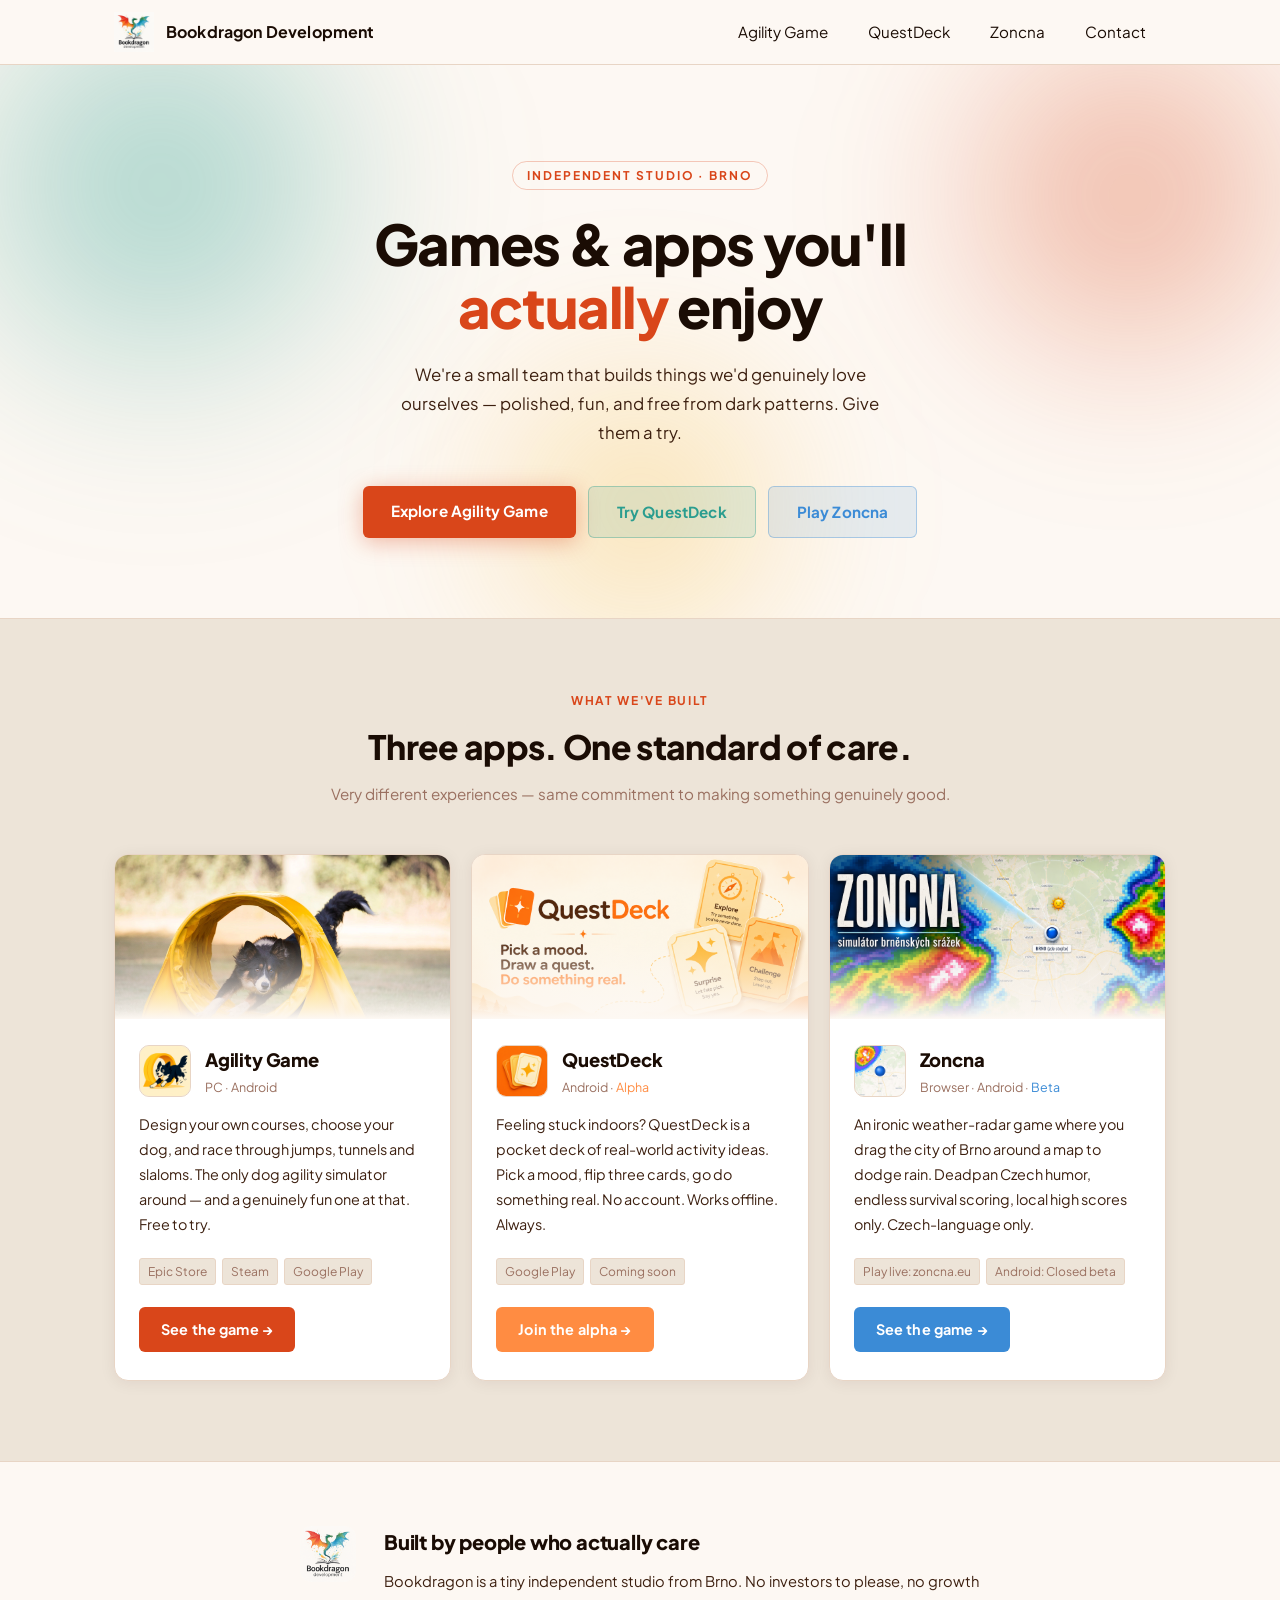
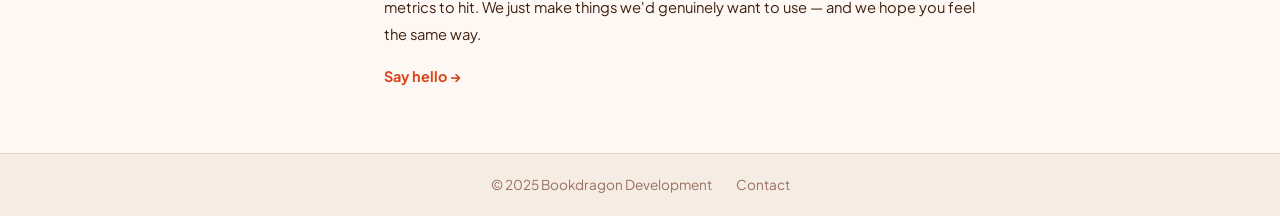
<file: index.html>
<!DOCTYPE html>
<html lang="en">
<head>
  <meta charset="UTF-8" />
  <meta name="viewport" content="width=device-width, initial-scale=1.0" />

  <title>Bookdragon Development – Games &amp; Apps</title>
  <meta name="description" content="Bookdragon Development makes games and apps worth your time. Creators of Agility Game, QuestDeck and Zoncna." />
  <link rel="canonical" href="https://www.bookdragondev.com/" />

  <!-- Open Graph -->
  <meta property="og:type" content="website" />
  <meta property="og:url" content="https://www.bookdragondev.com/" />
  <meta property="og:title" content="Bookdragon Development – Games &amp; Apps" />
  <meta property="og:description" content="Bookdragon Development makes games and apps worth your time. Creators of Agility Game, QuestDeck and Zoncna." />
  <meta property="og:image" content="https://www.bookdragondev.com/images/logo.png" />
  <meta property="og:site_name" content="Bookdragon Development" />

  <!-- Twitter Card -->
  <meta name="twitter:card" content="summary" />
  <meta name="twitter:title" content="Bookdragon Development – Games &amp; Apps" />
  <meta name="twitter:description" content="Bookdragon Development makes games and apps worth your time. Creators of Agility Game, QuestDeck and Zoncna." />
  <meta name="twitter:image" content="https://www.bookdragondev.com/images/logo.png" />

  <!-- Schema.org -->
  <script type="application/ld+json">
  {
    "@context": "https://schema.org",
    "@type": "Organization",
    "name": "Bookdragon Development",
    "url": "https://www.bookdragondev.com/",
    "logo": "https://www.bookdragondev.com/images/logo.png",
    "email": "bookdragondev@gmail.com",
    "description": "Independent game and app studio based in Brno, Czech Republic. Creators of Agility Game, QuestDeck and Zoncna.",
    "sameAs": [
      "https://discord.gg/q5Y3dUAh",
      "https://www.facebook.com/profile.php?id=61579388319095"
    ]
  }
  </script>

  <link rel="icon" href="images/logo.png" type="image/png" />
  <link rel="stylesheet" href="style.css" />
</head>
<body class="home">

<header>
  <div class="nav-inner">
    <a href="index.html" class="logo">
      <img src="images/logo.png" alt="Bookdragon Development logo" width="40" height="40" />
      Bookdragon Development
    </a>
    <nav>
      <ul id="nav-menu">
        <li><a href="agility-game.html">Agility Game</a></li>
        <li><a href="questdeck.html">QuestDeck</a></li>
        <li><a href="zoncna.html">Zoncna</a></li>
        <li><a href="contact.html">Contact</a></li>
      </ul>
    </nav>
    <button class="hamburger" id="hamburger" aria-label="Menu" aria-expanded="false">
      <span></span><span></span><span></span>
    </button>
  </div>
</header>

<!-- HERO -->
<section class="home-hero-v2">
  <div class="home-hero-v2__glow" aria-hidden="true"></div>
  <div class="home-hero-v2__float" aria-hidden="true">
    <span class="home-blob home-blob--teal"></span>
    <span class="home-blob home-blob--red"></span>
    <span class="home-blob home-blob--gold"></span>
  </div>
  <div class="home-hero-v2__inner">
    <p class="home-hero-v2__eyebrow">Independent studio · Brno</p>
    <h1 class="home-hero-v2__title">Games &amp; apps you'll<br><em>actually</em> enjoy</h1>
    <p class="home-hero-v2__sub">We're a small team that builds things we'd genuinely love ourselves — polished, fun, and free from dark patterns. Give them a try.</p>
    <div class="home-hero-v2__ctas">
      <a class="h-cta h-cta--game" href="agility-game.html">Explore Agility Game</a>
      <a class="h-cta h-cta--deck" href="questdeck.html">Try QuestDeck</a>
      <a class="h-cta h-cta--zn" href="zoncna.html">Play Zoncna</a>
    </div>
  </div>
</section>

<!-- PRODUCTS -->
<section class="sc-cd home-products" aria-label="Our apps">
  <div class="container">
    <p class="home-sec-label">What we've built</p>
    <h2 class="home-sec-title">Three apps. One standard of care.</h2>
    <p class="home-sec-sub">Very different experiences — same commitment to making something genuinely good.</p>
  </div>

  <div class="home-product-grid">

    <article class="hpcard">
      <div class="hpcard__shot">
        <img src="images/realworld.webp" alt="Agility Game — dog racing through an agility course" loading="lazy" />
        <div class="hpcard__shot-overlay"></div>
      </div>
      <div class="hpcard__body">
        <div class="hpcard__header">
          <img class="hpcard__icon" src="images/AgilityGame-icon.png" alt="Agility Game icon" width="52" height="52" />
          <div>
            <div class="hpcard__title">Agility Game</div>
            <div class="hpcard__platform">PC &middot; Android</div>
          </div>
        </div>
        <p class="hpcard__desc">Design your own courses, choose your dog, and race through jumps, tunnels and slaloms. The only dog agility simulator around — and a genuinely fun one at that. Free to try.</p>
        <div class="hpcard__stores">
          <a class="badge badge--link" href="https://store.epicgames.com/cs/p/agility-dash-27bafe" target="_blank" rel="noopener">Epic Store</a>
          <a class="badge badge--link" href="https://store.steampowered.com/app/4007090/Agility_Game/" target="_blank" rel="noopener">Steam</a>
          <a class="badge badge--link" href="https://play.google.com/store/apps/details?id=com.BookdragonDev.AgilityGame" target="_blank" rel="noopener">Google Play</a>
        </div>
        <a class="hpcard__cta hpcard__cta--ag" href="agility-game.html">See the game &rarr;</a>
      </div>
    </article>

    <article class="hpcard">
      <div class="hpcard__shot">
        <img src="images/questdeck-FeaturedGraphic.png" alt="QuestDeck — real-world activity cards" loading="lazy" />
        <div class="hpcard__shot-overlay"></div>
      </div>
      <div class="hpcard__body">
        <div class="hpcard__header">
          <img class="hpcard__icon" src="images/questdeck-icon.png" alt="QuestDeck icon" width="52" height="52" />
          <div>
            <div class="hpcard__title">QuestDeck</div>
            <div class="hpcard__platform">Android &middot; <span style="color:var(--accent-qd)">Alpha</span></div>
          </div>
        </div>
        <p class="hpcard__desc">Feeling stuck indoors? QuestDeck is a pocket deck of real-world activity ideas. Pick a mood, flip three cards, go do something real. No account. Works offline. Always.</p>
        <div class="hpcard__stores">
          <span class="badge">Google Play</span>
          <span class="badge badge--alpha">Coming soon</span>
        </div>
        <a class="hpcard__cta hpcard__cta--qd" href="questdeck.html">Join the alpha &rarr;</a>
      </div>
    </article>

    <article class="hpcard">
      <div class="hpcard__shot hpcard__shot--fit">
        <img src="images/zoncna-FeaturedGraphic.png" alt="Zoncna — radar map of Brno with rain clouds closing in" loading="lazy" />
        <div class="hpcard__shot-overlay"></div>
      </div>
      <div class="hpcard__body">
        <div class="hpcard__header">
          <img class="hpcard__icon" src="images/zoncna-icon.png" alt="Zoncna icon" width="52" height="52" />
          <div>
            <div class="hpcard__title">Zoncna</div>
            <div class="hpcard__platform">Browser &middot; Android &middot; <span style="color:var(--accent-zn)">Beta</span></div>
          </div>
        </div>
        <p class="hpcard__desc">An ironic weather-radar game where you drag the city of Brno around a map to dodge rain. Deadpan Czech humor, endless survival scoring, local high scores only. Czech-language only.</p>
        <div class="hpcard__stores">
          <a class="badge badge--link" href="https://www.zoncna.eu/" target="_blank" rel="noopener">Play live: zoncna.eu</a>
          <a class="badge badge--link" href="https://forms.gle/8CmkTbt7TWKeRiad7" target="_blank" rel="noopener">Android: Closed beta</a>
        </div>
        <a class="hpcard__cta hpcard__cta--zn" href="zoncna.html">See the game &rarr;</a>
      </div>
    </article>

  </div>
</section>

<!-- STUDIO NOTE -->
<section class="sc-d home-studio">
  <div class="home-studio__inner">
    <img class="home-studio__logo" src="images/logo.png" alt="Bookdragon logo" width="56" height="56" />
    <div>
      <h2 class="home-studio__title">Built by people who actually care</h2>
      <p class="home-studio__text">Bookdragon is a tiny independent studio from Brno. No investors to please, no growth metrics to hit. We just make things we'd genuinely want to use — and we hope you feel the same way.</p>
      <a class="home-studio__link" href="contact.html">Say hello &rarr;</a>
    </div>
  </div>
</section>

<footer>
  <span>&copy;&nbsp;2025&nbsp;Bookdragon Development</span>
  <a href="contact.html">Contact</a>
</footer>

<script>
  const hamburger = document.getElementById('hamburger');
  const menu = document.getElementById('nav-menu');
  hamburger.addEventListener('click', () => {
    const open = menu.classList.toggle('open');
    hamburger.setAttribute('aria-expanded', String(open));
  });
  menu.querySelectorAll('a').forEach(a =>
    a.addEventListener('click', () => menu.classList.remove('open'))
  );
</script>
</body>
</html>
</file>
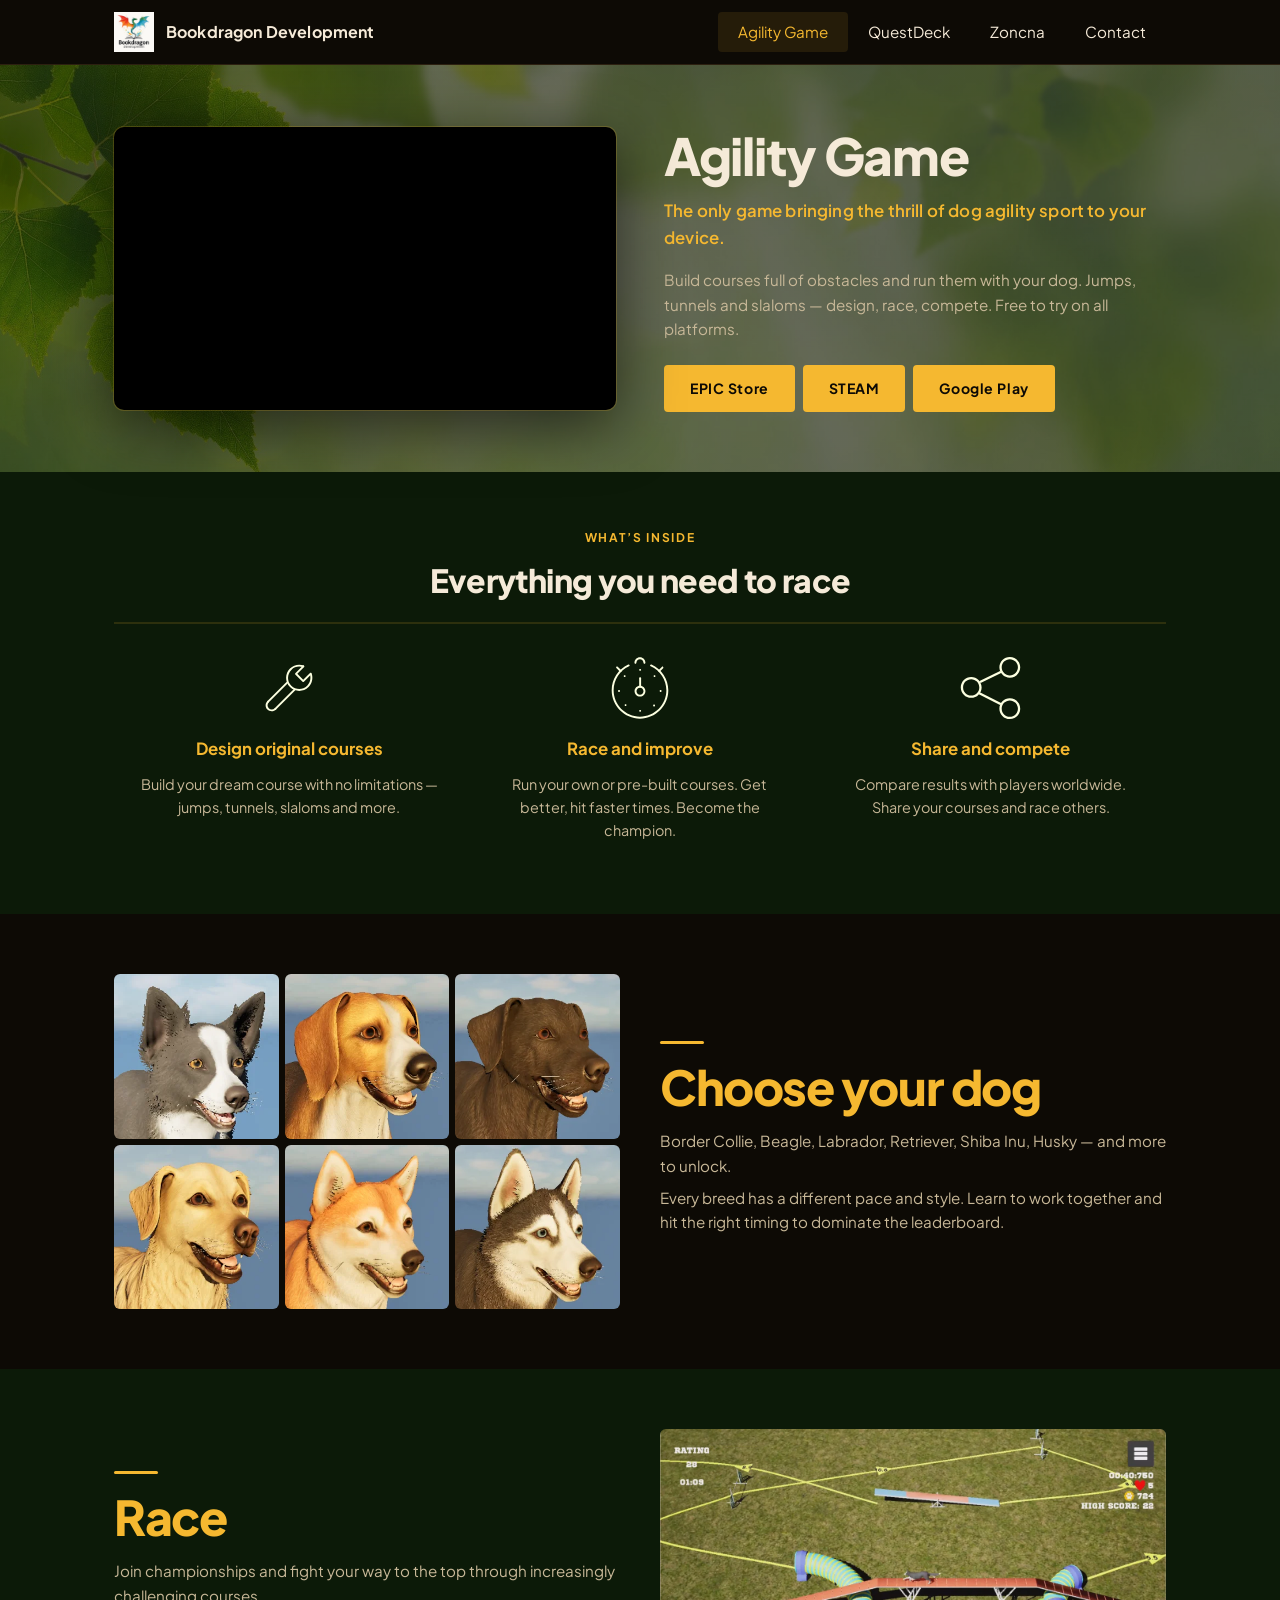
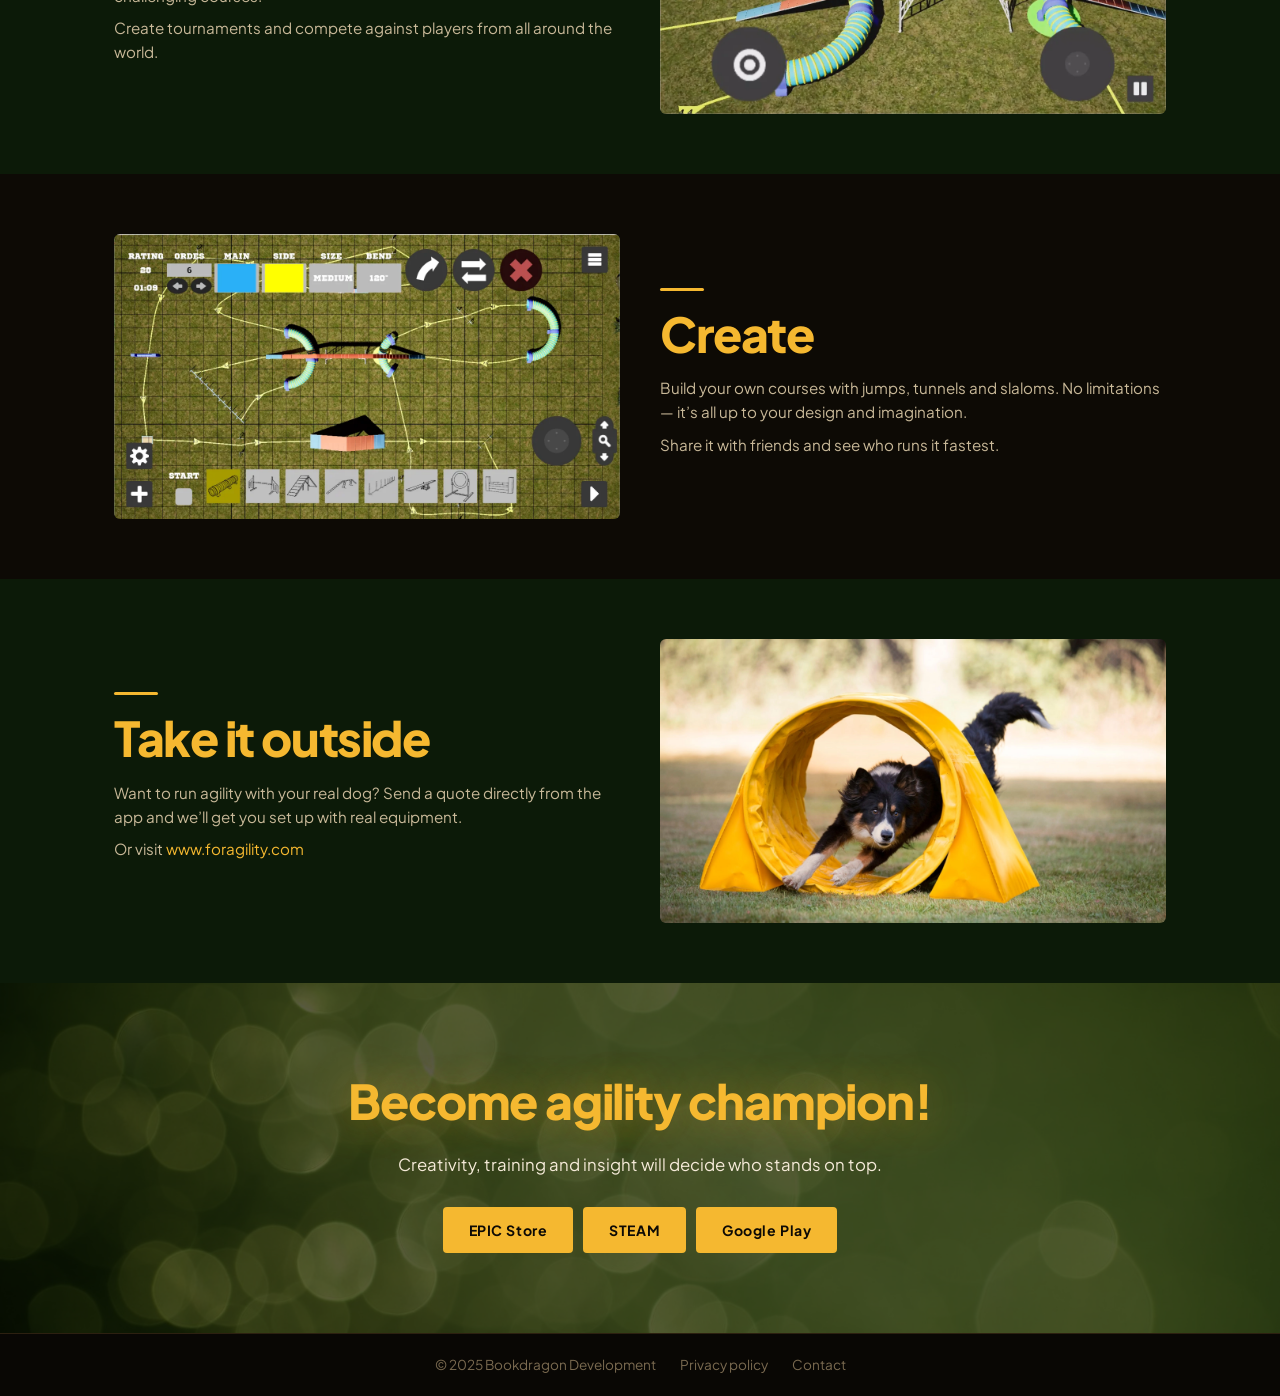
<file: agility-game.html>
<!DOCTYPE html>
<html lang="en">
<head>
  <meta charset="UTF-8" />
  <meta name="viewport" content="width=device-width, initial-scale=1.0" />

  <title>Agility Game – Dog Agility Sport Game | Bookdragon Development</title>
  <meta name="description" content="Build original courses, race your dog through jumps, tunnels and slaloms, and compete with players worldwide. Available on Epic Store, Steam and Google Play." />
  <meta name="keywords" content="agility game, dog agility, agility sport game, dog game, epic store, steam, google play" />
  <link rel="canonical" href="https://www.bookdragondev.com/agility-game.html" />

  <!-- Open Graph -->
  <meta property="og:type" content="website" />
  <meta property="og:url" content="https://www.bookdragondev.com/agility-game.html" />
  <meta property="og:title" content="Agility Game – Dog Agility Sport Game" />
  <meta property="og:description" content="The only game bringing thrill and excitement of the dog agility sport to your device." />
  <meta property="og:image" content="https://www.bookdragondev.com/images/race.webp" />
  <meta property="og:site_name" content="Bookdragon Development" />

  <!-- Twitter Card -->
  <meta name="twitter:card" content="summary_large_image" />
  <meta name="twitter:title" content="Agility Game – Dog Agility Sport Game" />
  <meta name="twitter:description" content="The only game bringing thrill and excitement of the dog agility sport to your device." />
  <meta name="twitter:image" content="https://www.bookdragondev.com/images/race.webp" />

  <!-- Schema.org -->
  <script type="application/ld+json">
  {
    "@context": "https://schema.org",
    "@type": "VideoGame",
    "name": "Agility Game",
    "description": "The only game bringing thrill and excitement of the dog agility sport to your device.",
    "url": "https://www.bookdragondev.com/agility-game.html",
    "image": "https://www.bookdragondev.com/images/race.webp",
    "gamePlatform": ["PC", "Android"],
    "applicationCategory": "Game",
    "genre": "Sports",
    "publisher": {
      "@type": "Organization",
      "name": "Bookdragon Development",
      "email": "bookdragondev@gmail.com",
      "url": "https://www.bookdragondev.com/",
      "logo": "https://www.bookdragondev.com/images/logo.png"
    },
    "offers": [
      { "@type": "Offer", "name": "Epic Store", "url": "https://store.epicgames.com/cs/p/agility-dash-27bafe", "price": "0", "priceCurrency": "USD" },
      { "@type": "Offer", "name": "Steam", "url": "https://store.steampowered.com/app/4007090/Agility_Game/" },
      { "@type": "Offer", "name": "Google Play", "url": "https://play.google.com/store/apps/details?id=com.BookdragonDev.AgilityGame" }
    ]
  }
  </script>

  <link rel="icon" href="images/logo.png" type="image/png" />
  <link rel="stylesheet" href="style.css" />
</head>
<body class="ag-page">

<header>
  <div class="nav-inner">
    <a href="index.html" class="logo">
      <img src="images/logo.png" alt="Bookdragon Development logo" width="40" height="40" />
      Bookdragon Development
    </a>
    <nav>
      <ul id="nav-menu">
        <li><a href="agility-game.html" class="active">Agility Game</a></li>
        <li><a href="questdeck.html">QuestDeck</a></li>
        <li><a href="zoncna.html">Zoncna</a></li>
        <li><a href="contact.html">Contact</a></li>
      </ul>
    </nav>
    <button class="hamburger" id="hamburger" aria-label="Menu" aria-expanded="false">
      <span></span><span></span><span></span>
    </button>
  </div>
</header>

<!-- HERO -->
<section class="hero sc-d">
  <img class="hero-bg" src="images/hero-bg.jpg" alt="" fetchpriority="high" width="1920" height="894" />
  <div class="hero-inner">
    <div class="hero-video">
      <iframe src="https://www.youtube-nocookie.com/embed/ZtIcwg0SmYo?wmode=opaque"
              allowfullscreen title="Agility Game – official trailer"
              allow="accelerometer; autoplay; clipboard-write; encrypted-media; gyroscope; picture-in-picture"></iframe>
    </div>
    <div class="hero-text">
      <h1>Agility Game</h1>
      <h2>The only game bringing the thrill of dog agility sport to your device.</h2>
      <p>Build courses full of obstacles and run them with your dog. Jumps, tunnels and slaloms — design, race, compete. Free to try on all platforms.</p>
      <div class="store-buttons">
        <a class="btn-store" href="https://store.epicgames.com/cs/p/agility-dash-27bafe" target="_blank" rel="noopener">EPIC Store</a>
        <a class="btn-store" href="https://store.steampowered.com/app/4007090/Agility_Game/" target="_blank" rel="noopener">STEAM</a>
        <a class="btn-store" href="https://play.google.com/store/apps/details?id=com.BookdragonDev.AgilityGame" target="_blank" rel="noopener">Google Play</a>
      </div>
    </div>
  </div>
</section>

<!-- FEATURES -->
<section class="sc-cd ag-features" aria-label="Game features">
  <div class="ag-sec-header">
    <p class="ag-sec-label">What&rsquo;s inside</p>
    <h2 class="ag-sec-title">Everything you need to race</h2>
  </div>
  <div class="features-grid">
    <div class="feature-item">
      <img class="feat-icon" src="images/icon-design.svg" alt="" width="64" height="64" />
      <h3>Design original courses</h3>
      <p>Build your dream course with no limitations — jumps, tunnels, slaloms and more.</p>
    </div>
    <div class="feature-item">
      <img class="feat-icon" src="images/icon-race.svg" alt="" width="64" height="64" />
      <h3>Race and improve</h3>
      <p>Run your own or pre-built courses. Get better, hit faster times. Become the champion.</p>
    </div>
    <div class="feature-item">
      <img class="feat-icon" src="images/icon-share.svg" alt="" width="64" height="64" />
      <h3>Share and compete</h3>
      <p>Compare results with players worldwide. Share your courses and race others.</p>
    </div>
  </div>
</section>

<!-- DOGS -->
<section class="sc-d">
  <div class="row">
    <div class="dogs-grid">
      <img src="images/dog-collie.webp"    alt="Border Collie"    loading="lazy" width="300" height="300" />
      <img src="images/dog-beagle.webp"    alt="Beagle"           loading="lazy" width="300" height="300" />
      <img src="images/dog-labrador.webp"  alt="Labrador"         loading="lazy" width="300" height="300" />
      <img src="images/dog-retriever.webp" alt="Golden Retriever" loading="lazy" width="300" height="300" />
      <img src="images/dog-shiba.webp"     alt="Shiba Inu"        loading="lazy" width="300" height="300" />
      <img src="images/dog-husky.webp"     alt="Husky"            loading="lazy" width="300" height="300" />
    </div>
    <div class="row-text">
      <h2>Choose your dog</h2>
      <p class="sub">Border Collie, Beagle, Labrador, Retriever, Shiba Inu, Husky — and more to unlock.</p>
      <p class="sub">Every breed has a different pace and style. Learn to work together and hit the right timing to dominate the leaderboard.</p>
    </div>
  </div>
</section>

<!-- RACE -->
<section class="sc-cd">
  <div class="row">
    <div class="row-text">
      <h2>Race</h2>
      <p class="sub">Join championships and fight your way to the top through increasingly challenging courses.</p>
      <p class="sub">Create tournaments and compete against players from all around the world.</p>
    </div>
    <div class="row-img">
      <img src="images/race.webp" alt="Championship race gameplay" width="1280" height="720" loading="lazy" />
    </div>
  </div>
</section>

<!-- CREATE -->
<section class="sc-d">
  <div class="row reverse">
    <div class="row-img">
      <img src="images/editor.webp" alt="Course editor" width="1280" height="720" loading="lazy" />
    </div>
    <div class="row-text">
      <h2>Create</h2>
      <p class="sub">Build your own courses with jumps, tunnels and slaloms. No limitations — it&rsquo;s all up to your design and imagination.</p>
      <p class="sub">Share it with friends and see who runs it fastest.</p>
    </div>
  </div>
</section>

<!-- REAL WORLD -->
<section class="sc-cd">
  <div class="row">
    <div class="row-text">
      <h2>Take it outside</h2>
      <p class="sub">Want to run agility with your real dog? Send a quote directly from the app and we&rsquo;ll get you set up with real equipment.</p>
      <p class="sub">Or visit&nbsp;<a class="link" href="https://www.foragility.com/?lang=en&currency=EUR" target="_blank" rel="noopener">www.foragility.com</a></p>
    </div>
    <div class="row-img">
      <img src="images/realworld.webp" alt="Real dog running agility course" width="1280" height="720" loading="lazy" />
    </div>
  </div>
</section>

<!-- CTA -->
<section class="cta-section">
  <img class="cta-bg" src="images/cta-bg.jpg" alt="" loading="lazy" width="1920" height="1280" />
  <div class="cta-content">
    <h2>Become agility champion!</h2>
    <p>Creativity, training and insight will decide who stands on top.</p>
    <div class="cta-store-buttons">
      <a class="btn-store" href="https://store.epicgames.com/cs/p/agility-dash-27bafe" target="_blank" rel="noopener">EPIC Store</a>
      <a class="btn-store" href="https://store.steampowered.com/app/4007090/Agility_Game/" target="_blank" rel="noopener">STEAM</a>
      <a class="btn-store" href="https://play.google.com/store/apps/details?id=com.BookdragonDev.AgilityGame" target="_blank" rel="noopener">Google Play</a>
    </div>
  </div>
</section>

<footer>
  <span>&copy;&nbsp;2025&nbsp;Bookdragon Development</span>
  <a href="privacy-policy.html">Privacy policy</a>
  <a href="contact.html">Contact</a>
</footer>

<script>
  const hamburger = document.getElementById('hamburger');
  const menu = document.getElementById('nav-menu');
  hamburger.addEventListener('click', () => {
    const open = menu.classList.toggle('open');
    hamburger.setAttribute('aria-expanded', String(open));
  });
  menu.querySelectorAll('a').forEach(a =>
    a.addEventListener('click', () => menu.classList.remove('open'))
  );
</script>
</body>
</html>
</file>
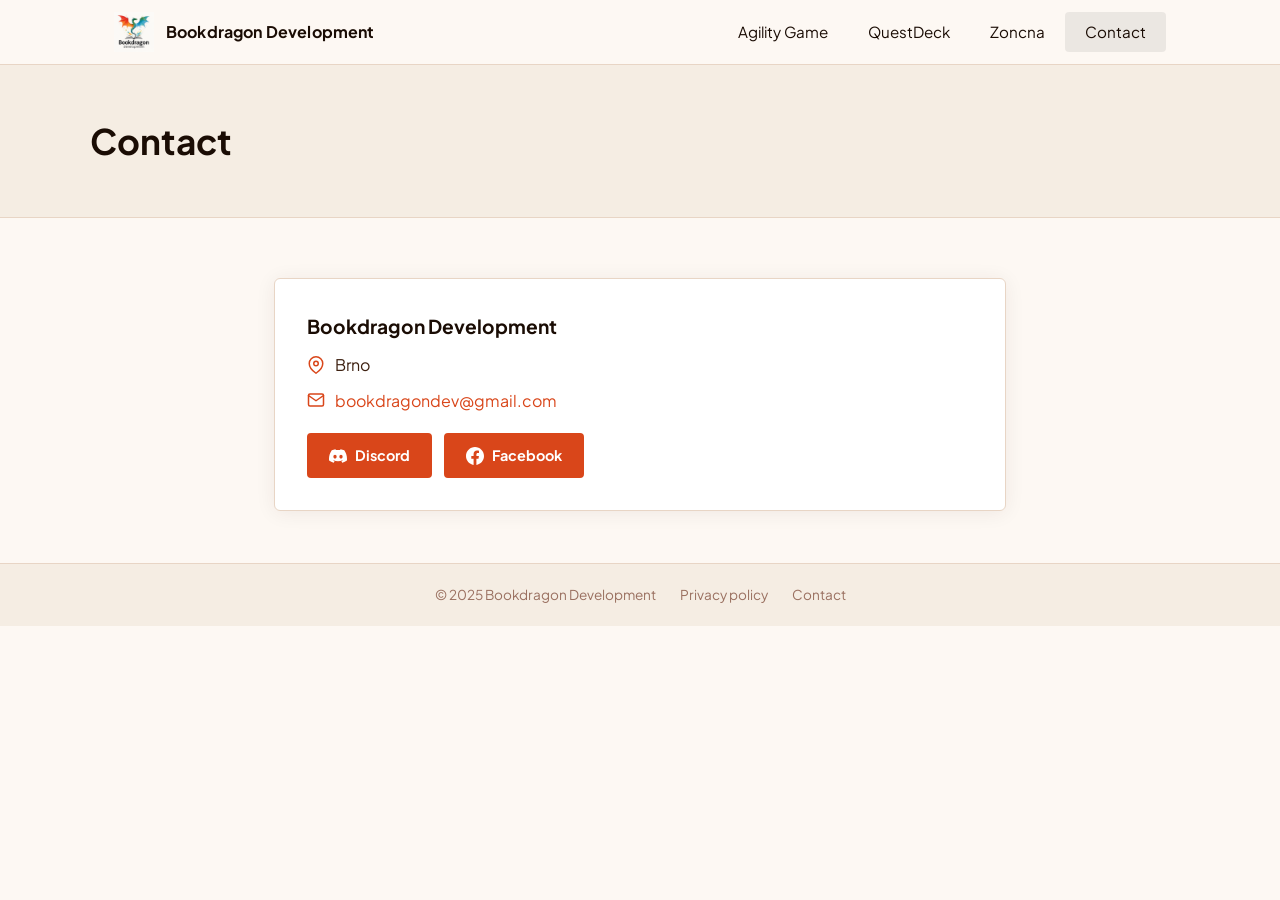
<file: contact.html>
<!DOCTYPE html>
<html lang="en">
<head>
  <meta charset="UTF-8" />
  <meta name="viewport" content="width=device-width, initial-scale=1.0" />
  <title>Contact – Bookdragon Development</title>
  <meta name="description" content="Contact Bookdragon Development – creators of Agility Game, QuestDeck and Zoncna. Based in Brno. Find us on Discord and Facebook." />
  <link rel="canonical" href="https://www.bookdragondev.com/contact.html" />
  <meta property="og:type" content="website" />
  <meta property="og:url" content="https://www.bookdragondev.com/contact.html" />
  <meta property="og:title" content="Contact – Bookdragon Development" />
  <meta property="og:description" content="Contact Bookdragon Development – creators of Agility Game, QuestDeck and Zoncna. Based in Brno." />
  <meta property="og:image" content="https://www.bookdragondev.com/images/logo.png" />
  <meta property="og:site_name" content="Bookdragon Development" />

  <!-- Twitter Card -->
  <meta name="twitter:card" content="summary" />
  <meta name="twitter:title" content="Contact – Bookdragon Development" />
  <meta name="twitter:description" content="Contact Bookdragon Development – creators of Agility Game, QuestDeck and Zoncna. Based in Brno." />
  <meta name="twitter:image" content="https://www.bookdragondev.com/images/logo.png" />

  <!-- Schema.org -->
  <script type="application/ld+json">
  {
    "@context": "https://schema.org",
    "@type": "Organization",
    "name": "Bookdragon Development",
    "url": "https://www.bookdragondev.com/",
    "logo": "https://www.bookdragondev.com/images/logo.png",
    "email": "bookdragondev@gmail.com",
    "description": "Independent game and app studio based in Brno, Czech Republic. Creators of Agility Game, QuestDeck and Zoncna.",
    "address": {
      "@type": "PostalAddress",
      "addressLocality": "Brno",
      "addressCountry": "CZ"
    },
    "sameAs": [
      "https://discord.gg/q5Y3dUAh",
      "https://www.facebook.com/profile.php?id=61579388319095"
    ]
  }
  </script>

  <link rel="icon" href="images/logo.png" type="image/png" />
  <link rel="stylesheet" href="style.css" />
</head>
<body class="contact-page">

<header>
  <div class="nav-inner">
    <a href="index.html" class="logo">
      <img src="images/logo.png"
           alt="Bookdragon Development" />
      Bookdragon Development
    </a>
    <nav>
      <ul id="nav-menu">
        <li><a href="agility-game.html">Agility Game</a></li>
        <li><a href="questdeck.html">QuestDeck</a></li>
        <li><a href="zoncna.html">Zoncna</a></li>
        <li><a href="contact.html" class="active">Contact</a></li>
      </ul>
    </nav>
    <button class="hamburger" id="hamburger" aria-label="Menu" aria-expanded="false">
      <span></span><span></span><span></span>
    </button>
  </div>
</header>

<div class="page-header">
  <h1>Contact</h1>
</div>

<div class="page-content">
  <div class="contact-info">
    <h2>Bookdragon Development</h2>

    <div class="contact-row">
      <svg viewBox="0 0 24 24" fill="none" stroke="#e08053" stroke-width="2" stroke-linecap="round" stroke-linejoin="round" width="18" height="18">
        <path d="M21 10c0 7-9 13-9 13s-9-6-9-13a9 9 0 0 1 18 0z"/><circle cx="12" cy="10" r="3"/>
      </svg>
      Brno
    </div>

    <div class="contact-row">
      <svg viewBox="0 0 24 24" fill="none" stroke="#e08053" stroke-width="2" stroke-linecap="round" stroke-linejoin="round" width="18" height="18">
        <path d="M4 4h16c1.1 0 2 .9 2 2v12c0 1.1-.9 2-2 2H4c-1.1 0-2-.9-2-2V6c0-1.1.9-2 2-2z"/>
        <polyline points="22,6 12,13 2,6"/>
      </svg>
      <a href="mailto:bookdragondev@gmail.com">bookdragondev@gmail.com</a>
    </div>

    <div class="social-row">
      <a href="https://discord.gg/q5Y3dUAh" target="_blank" rel="noopener" class="social-btn">
        <svg viewBox="0 0 24 24" fill="currentColor" width="18" height="18">
          <path d="M20.317 4.37a19.791 19.791 0 0 0-4.885-1.515.074.074 0 0 0-.079.037c-.21.375-.444.864-.608 1.25a18.27 18.27 0 0 0-5.487 0 12.64 12.64 0 0 0-.617-1.25.077.077 0 0 0-.079-.037A19.736 19.736 0 0 0 3.677 4.37a.07.07 0 0 0-.032.027C.533 9.046-.32 13.58.099 18.057.1 18.08.11 18.1.12 18.12a19.9 19.9 0 0 0 5.993 3.03.078.078 0 0 0 .084-.028 14.09 14.09 0 0 0 1.226-1.994.076.076 0 0 0-.041-.106 13.107 13.107 0 0 1-1.872-.892.077.077 0 0 1-.008-.128 10.2 10.2 0 0 0 .372-.292.074.074 0 0 1 .077-.01c3.928 1.793 8.18 1.793 12.062 0a.074.074 0 0 1 .078.01c.12.098.246.198.373.292a.077.077 0 0 1-.006.127 12.299 12.299 0 0 1-1.873.892.077.077 0 0 0-.041.107c.36.698.772 1.362 1.225 1.993a.076.076 0 0 0 .084.028 19.839 19.839 0 0 0 6.002-3.03.077.077 0 0 0 .032-.054c.5-5.177-.838-9.674-3.549-13.66a.061.061 0 0 0-.031-.03zM8.02 15.33c-1.183 0-2.157-1.085-2.157-2.419 0-1.333.956-2.419 2.157-2.419 1.21 0 2.176 1.096 2.157 2.42 0 1.333-.956 2.418-2.157 2.418zm7.975 0c-1.183 0-2.157-1.085-2.157-2.419 0-1.333.955-2.419 2.157-2.419 1.21 0 2.176 1.096 2.157 2.42 0 1.333-.946 2.418-2.157 2.418z"/>
        </svg>
        Discord
      </a>
      <a href="https://www.facebook.com/profile.php?id=61579388319095" target="_blank" rel="noopener" class="social-btn">
        <svg viewBox="0 0 24 24" fill="currentColor" width="18" height="18">
          <path d="M24 12.073c0-6.627-5.373-12-12-12s-12 5.373-12 12c0 5.99 4.388 10.954 10.125 11.854v-8.385H7.078v-3.47h3.047V9.43c0-3.007 1.792-4.669 4.533-4.669 1.312 0 2.686.235 2.686.235v2.953H15.83c-1.491 0-1.956.925-1.956 1.874v2.25h3.328l-.532 3.47h-2.796v8.385C19.612 23.027 24 18.062 24 12.073z"/>
        </svg>
        Facebook
      </a>
    </div>
  </div>
</div>

<footer>
  <span>&copy;&nbsp;2025&nbsp;Bookdragon Development</span>
  <a href="privacy-policy.html">Privacy policy</a>
  <a href="contact.html">Contact</a>
</footer>

<script>
  const hamburger = document.getElementById('hamburger');
  const menu = document.getElementById('nav-menu');
  hamburger.addEventListener('click', () => {
    const open = menu.classList.toggle('open');
    hamburger.setAttribute('aria-expanded', String(open));
  });
  menu.querySelectorAll('a').forEach(a =>
    a.addEventListener('click', () => menu.classList.remove('open'))
  );
</script>
</body>
</html>
</file>
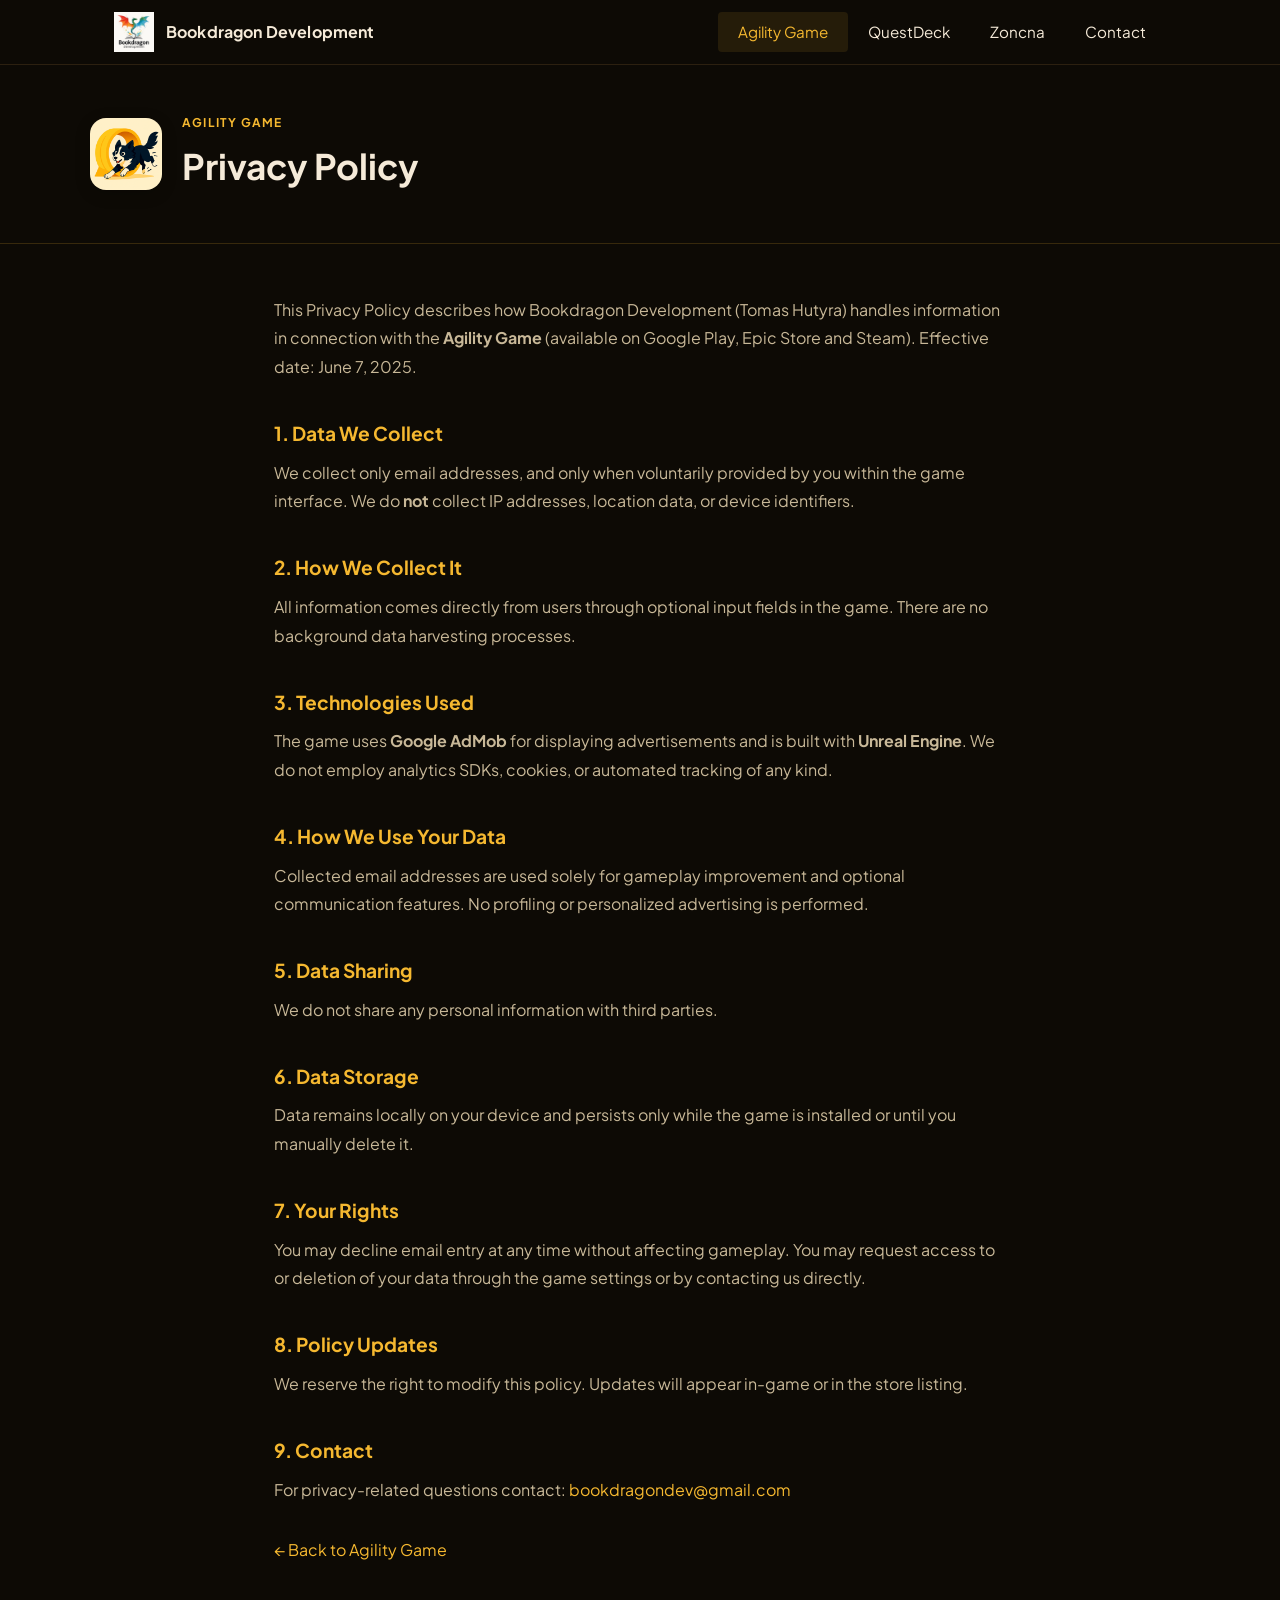
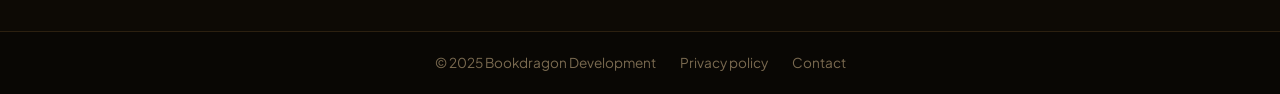
<file: privacy-policy.html>
<!DOCTYPE html>
<html lang="en">
<head>
  <meta charset="UTF-8" />
  <meta name="viewport" content="width=device-width, initial-scale=1.0" />
  <title>Privacy Policy – Agility Game | Bookdragon Development</title>
  <meta name="description" content="Privacy policy for Agility Game by Bookdragon Development. We collect only email addresses voluntarily provided by users." />
  <link rel="canonical" href="https://www.bookdragondev.com/privacy-policy.html" />
  <meta property="og:type" content="website" />
  <meta property="og:url" content="https://www.bookdragondev.com/privacy-policy.html" />
  <meta property="og:title" content="Privacy Policy – Agility Game" />
  <meta property="og:description" content="Privacy policy for Agility Game by Bookdragon Development." />
  <meta property="og:site_name" content="Bookdragon Development" />
  <meta property="og:image" content="https://www.bookdragondev.com/images/AgilityGame-icon.png" />

  <!-- Twitter Card -->
  <meta name="twitter:card" content="summary" />
  <meta name="twitter:title" content="Privacy Policy – Agility Game" />
  <meta name="twitter:description" content="Privacy policy for Agility Game by Bookdragon Development." />
  <meta name="twitter:image" content="https://www.bookdragondev.com/images/AgilityGame-icon.png" />

  <!-- Schema.org -->
  <script type="application/ld+json">
  {
    "@context": "https://schema.org",
    "@type": "Organization",
    "name": "Bookdragon Development",
    "url": "https://www.bookdragondev.com/",
    "logo": "https://www.bookdragondev.com/images/logo.png",
    "email": "bookdragondev@gmail.com"
  }
  </script>

  <link rel="icon" href="images/logo.png" type="image/png" />
  <link rel="stylesheet" href="style.css" />
</head>
<body class="ag-page">

<header>
  <div class="nav-inner">
    <a href="index.html" class="logo">
      <img src="images/logo.png" alt="Bookdragon Development logo" width="40" height="40" />
      Bookdragon Development
    </a>
    <nav>
      <ul id="nav-menu">
        <li><a href="agility-game.html" class="active">Agility Game</a></li>
        <li><a href="questdeck.html">QuestDeck</a></li>
        <li><a href="zoncna.html">Zoncna</a></li>
        <li><a href="contact.html">Contact</a></li>
      </ul>
    </nav>
    <button class="hamburger" id="hamburger" aria-label="Menu" aria-expanded="false">
      <span></span><span></span><span></span>
    </button>
  </div>
</header>

<div class="page-header">
  <div class="pp-brand">
    <img src="images/AgilityGame-icon.png" alt="Agility Game icon" class="pp-brand__icon" />
    <div>
      <span class="pp-brand__label">Agility Game</span>
      <h1 class="pp-brand__title">Privacy Policy</h1>
    </div>
  </div>
</div>

<div class="page-content">
  <p>This Privacy Policy describes how Bookdragon Development (Tomas Hutyra) handles information in connection with the <strong>Agility Game</strong> (available on Google Play, Epic Store and Steam). Effective date: June 7, 2025.</p>

  <h2>1. Data We Collect</h2>
  <p>We collect only email addresses, and only when voluntarily provided by you within the game interface. We do <strong>not</strong> collect IP addresses, location data, or device identifiers.</p>

  <h2>2. How We Collect It</h2>
  <p>All information comes directly from users through optional input fields in the game. There are no background data harvesting processes.</p>

  <h2>3. Technologies Used</h2>
  <p>The game uses <strong>Google AdMob</strong> for displaying advertisements and is built with <strong>Unreal Engine</strong>. We do not employ analytics SDKs, cookies, or automated tracking of any kind.</p>

  <h2>4. How We Use Your Data</h2>
  <p>Collected email addresses are used solely for gameplay improvement and optional communication features. No profiling or personalized advertising is performed.</p>

  <h2>5. Data Sharing</h2>
  <p>We do not share any personal information with third parties.</p>

  <h2>6. Data Storage</h2>
  <p>Data remains locally on your device and persists only while the game is installed or until you manually delete it.</p>

  <h2>7. Your Rights</h2>
  <p>You may decline email entry at any time without affecting gameplay. You may request access to or deletion of your data through the game settings or by contacting us directly.</p>

  <h2>8. Policy Updates</h2>
  <p>We reserve the right to modify this policy. Updates will appear in-game or in the store listing.</p>

  <h2>9. Contact</h2>
  <p>For privacy-related questions contact: <a href="mailto:bookdragondev@gmail.com">bookdragondev@gmail.com</a></p>

  <p style="margin-top:32px"><a href="agility-game.html">← Back to Agility Game</a></p>
</div>

<footer>
  <span>&copy;&nbsp;2025&nbsp;Bookdragon Development</span>
  <a href="privacy-policy.html">Privacy policy</a>
  <a href="contact.html">Contact</a>
</footer>

<script>
  const hamburger = document.getElementById('hamburger');
  const menu = document.getElementById('nav-menu');
  hamburger.addEventListener('click', () => {
    const open = menu.classList.toggle('open');
    hamburger.setAttribute('aria-expanded', String(open));
  });
  menu.querySelectorAll('a').forEach(a =>
    a.addEventListener('click', () => menu.classList.remove('open'))
  );
</script>
</body>
</html>
</file>
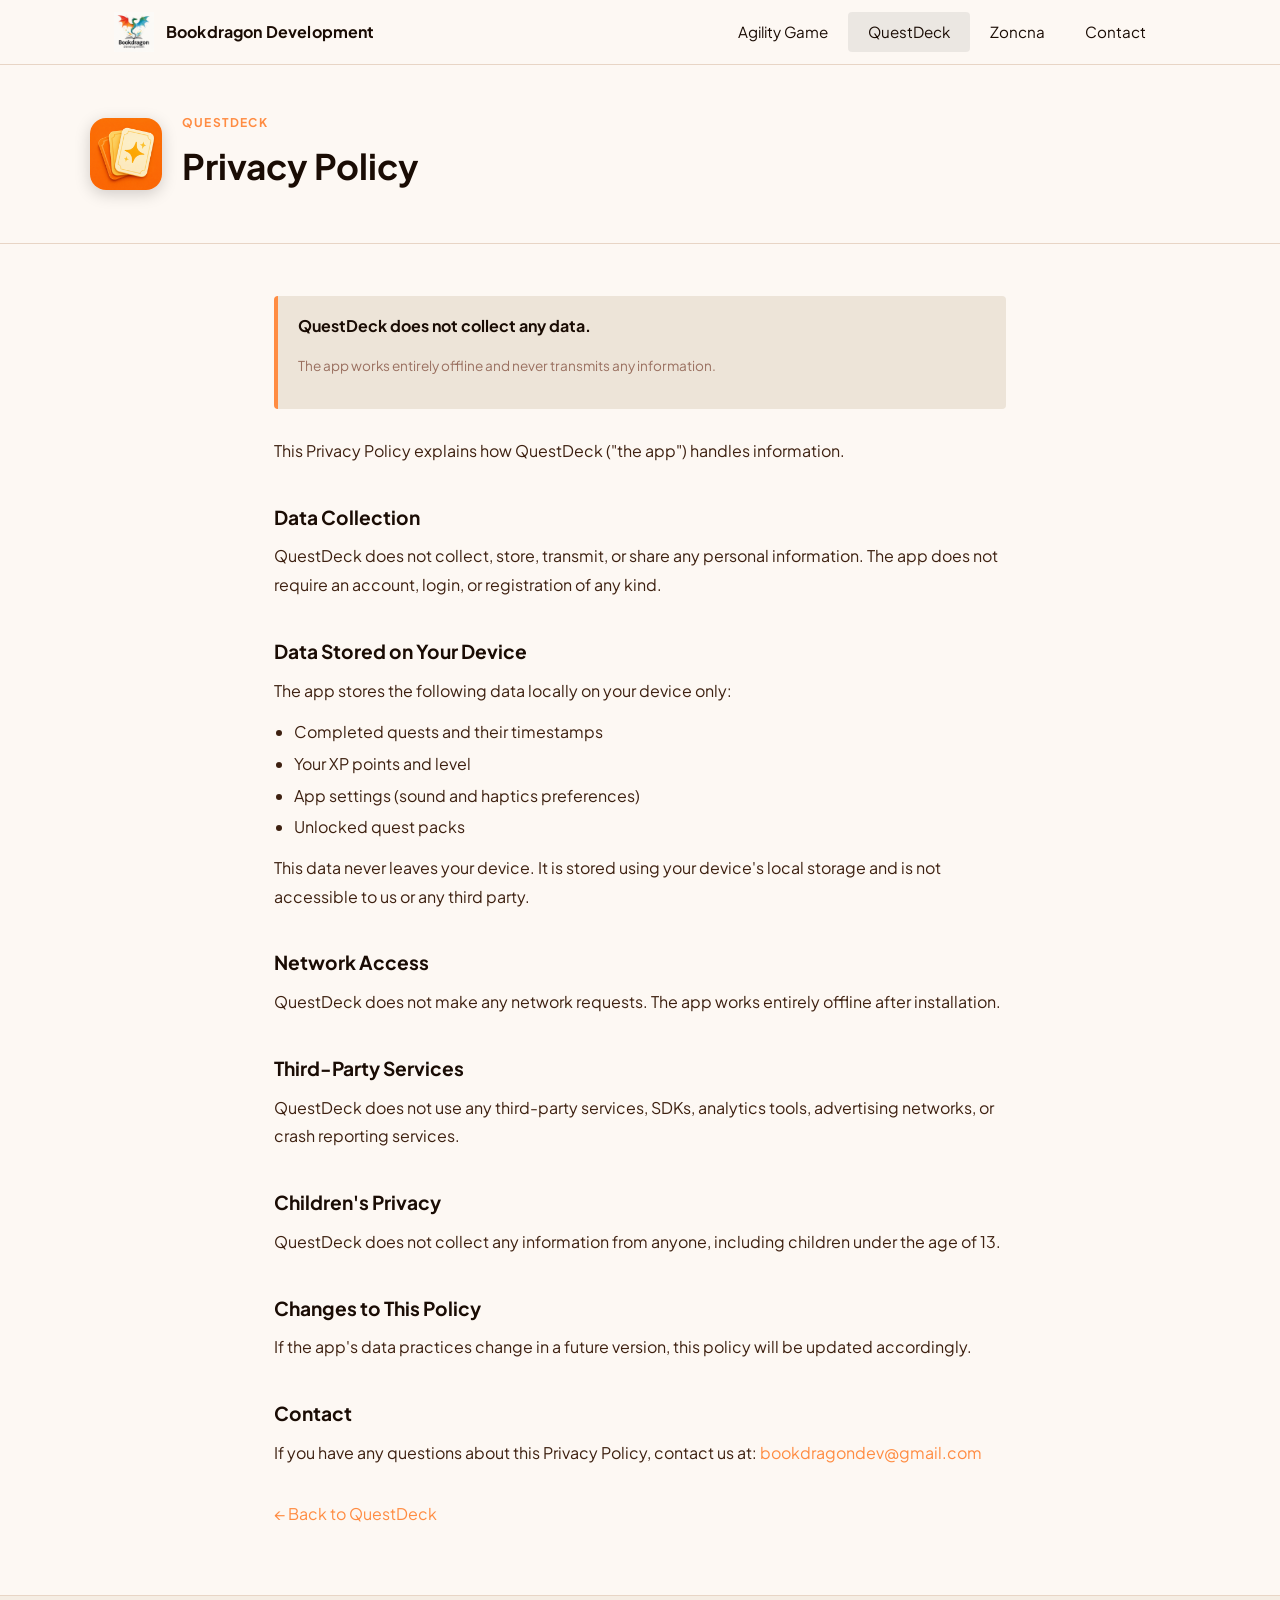
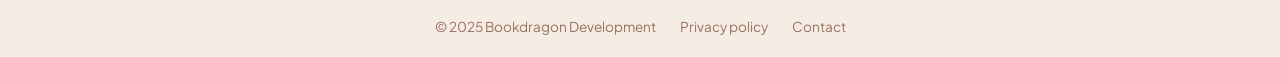
<file: questdeck-privacy-policy.html>
<!DOCTYPE html>
<html lang="en">
<head>
  <meta charset="UTF-8" />
  <meta name="viewport" content="width=device-width, initial-scale=1.0" />
  <title>Privacy Policy – QuestDeck | Bookdragon Development</title>
  <meta name="description" content="Privacy policy for QuestDeck by Bookdragon Development. QuestDeck does not collect any data." />
  <link rel="canonical" href="https://www.bookdragondev.com/questdeck-privacy-policy.html" />
  <meta property="og:type" content="website" />
  <meta property="og:url" content="https://www.bookdragondev.com/questdeck-privacy-policy.html" />
  <meta property="og:title" content="Privacy Policy – QuestDeck" />
  <meta property="og:description" content="QuestDeck does not collect any data." />
  <meta property="og:site_name" content="Bookdragon Development" />
  <meta property="og:image" content="https://www.bookdragondev.com/images/questdeck-icon.png" />

  <!-- Twitter Card -->
  <meta name="twitter:card" content="summary" />
  <meta name="twitter:title" content="Privacy Policy – QuestDeck" />
  <meta name="twitter:description" content="QuestDeck does not collect any data." />
  <meta name="twitter:image" content="https://www.bookdragondev.com/images/questdeck-icon.png" />

  <!-- Schema.org -->
  <script type="application/ld+json">
  {
    "@context": "https://schema.org",
    "@type": "Organization",
    "name": "Bookdragon Development",
    "url": "https://www.bookdragondev.com/",
    "logo": "https://www.bookdragondev.com/images/logo.png",
    "email": "bookdragondev@gmail.com"
  }
  </script>

  <link rel="icon" href="images/logo.png" type="image/png" />
  <link rel="stylesheet" href="style.css" />
</head>
<body class="qd-page">

<header>
  <div class="nav-inner">
    <a href="index.html" class="logo">
      <img src="images/logo.png" alt="Bookdragon Development logo" width="40" height="40" />
      Bookdragon Development
    </a>
    <nav>
      <ul id="nav-menu">
        <li><a href="agility-game.html">Agility Game</a></li>
        <li><a href="questdeck.html" class="active">QuestDeck</a></li>
        <li><a href="zoncna.html">Zoncna</a></li>
        <li><a href="contact.html">Contact</a></li>
      </ul>
    </nav>
    <button class="hamburger" id="hamburger" aria-label="Menu" aria-expanded="false">
      <span></span><span></span><span></span>
    </button>
  </div>
</header>

<div class="page-header">
  <div class="pp-brand">
    <img src="images/questdeck-icon.png" alt="QuestDeck icon" class="pp-brand__icon" />
    <div>
      <span class="pp-brand__label">QuestDeck</span>
      <h1 class="pp-brand__title">Privacy Policy</h1>
    </div>
  </div>
</div>

<div class="page-content">

  <div class="highlight-box">
    <p class="highlight-box__title">QuestDeck does not collect any data.</p>
    <p class="highlight-box__sub">The app works entirely offline and never transmits any information.</p>
  </div>

  <p>This Privacy Policy explains how QuestDeck ("the app") handles information.</p>

  <h2>Data Collection</h2>
  <p>QuestDeck does not collect, store, transmit, or share any personal information. The app does not require an account, login, or registration of any kind.</p>

  <h2>Data Stored on Your Device</h2>
  <p>The app stores the following data locally on your device only:</p>
  <ul>
    <li>Completed quests and their timestamps</li>
    <li>Your XP points and level</li>
    <li>App settings (sound and haptics preferences)</li>
    <li>Unlocked quest packs</li>
  </ul>
  <p>This data never leaves your device. It is stored using your device's local storage and is not accessible to us or any third party.</p>

  <h2>Network Access</h2>
  <p>QuestDeck does not make any network requests. The app works entirely offline after installation.</p>

  <h2>Third-Party Services</h2>
  <p>QuestDeck does not use any third-party services, SDKs, analytics tools, advertising networks, or crash reporting services.</p>

  <h2>Children's Privacy</h2>
  <p>QuestDeck does not collect any information from anyone, including children under the age of 13.</p>

  <h2>Changes to This Policy</h2>
  <p>If the app's data practices change in a future version, this policy will be updated accordingly.</p>

  <h2>Contact</h2>
  <p>If you have any questions about this Privacy Policy, contact us at: <a href="mailto:bookdragondev@gmail.com">bookdragondev@gmail.com</a></p>

  <p style="margin-top:32px"><a href="questdeck.html">← Back to QuestDeck</a></p>

</div>

<footer>
  <span>&copy;&nbsp;2025&nbsp;Bookdragon Development</span>
  <a href="questdeck-privacy-policy.html">Privacy policy</a>
  <a href="contact.html">Contact</a>
</footer>

<script>
  const hamburger = document.getElementById('hamburger');
  const menu = document.getElementById('nav-menu');
  hamburger.addEventListener('click', () => {
    const open = menu.classList.toggle('open');
    hamburger.setAttribute('aria-expanded', String(open));
  });
  menu.querySelectorAll('a').forEach(a =>
    a.addEventListener('click', () => menu.classList.remove('open'))
  );
</script>
</body>
</html>
</file>
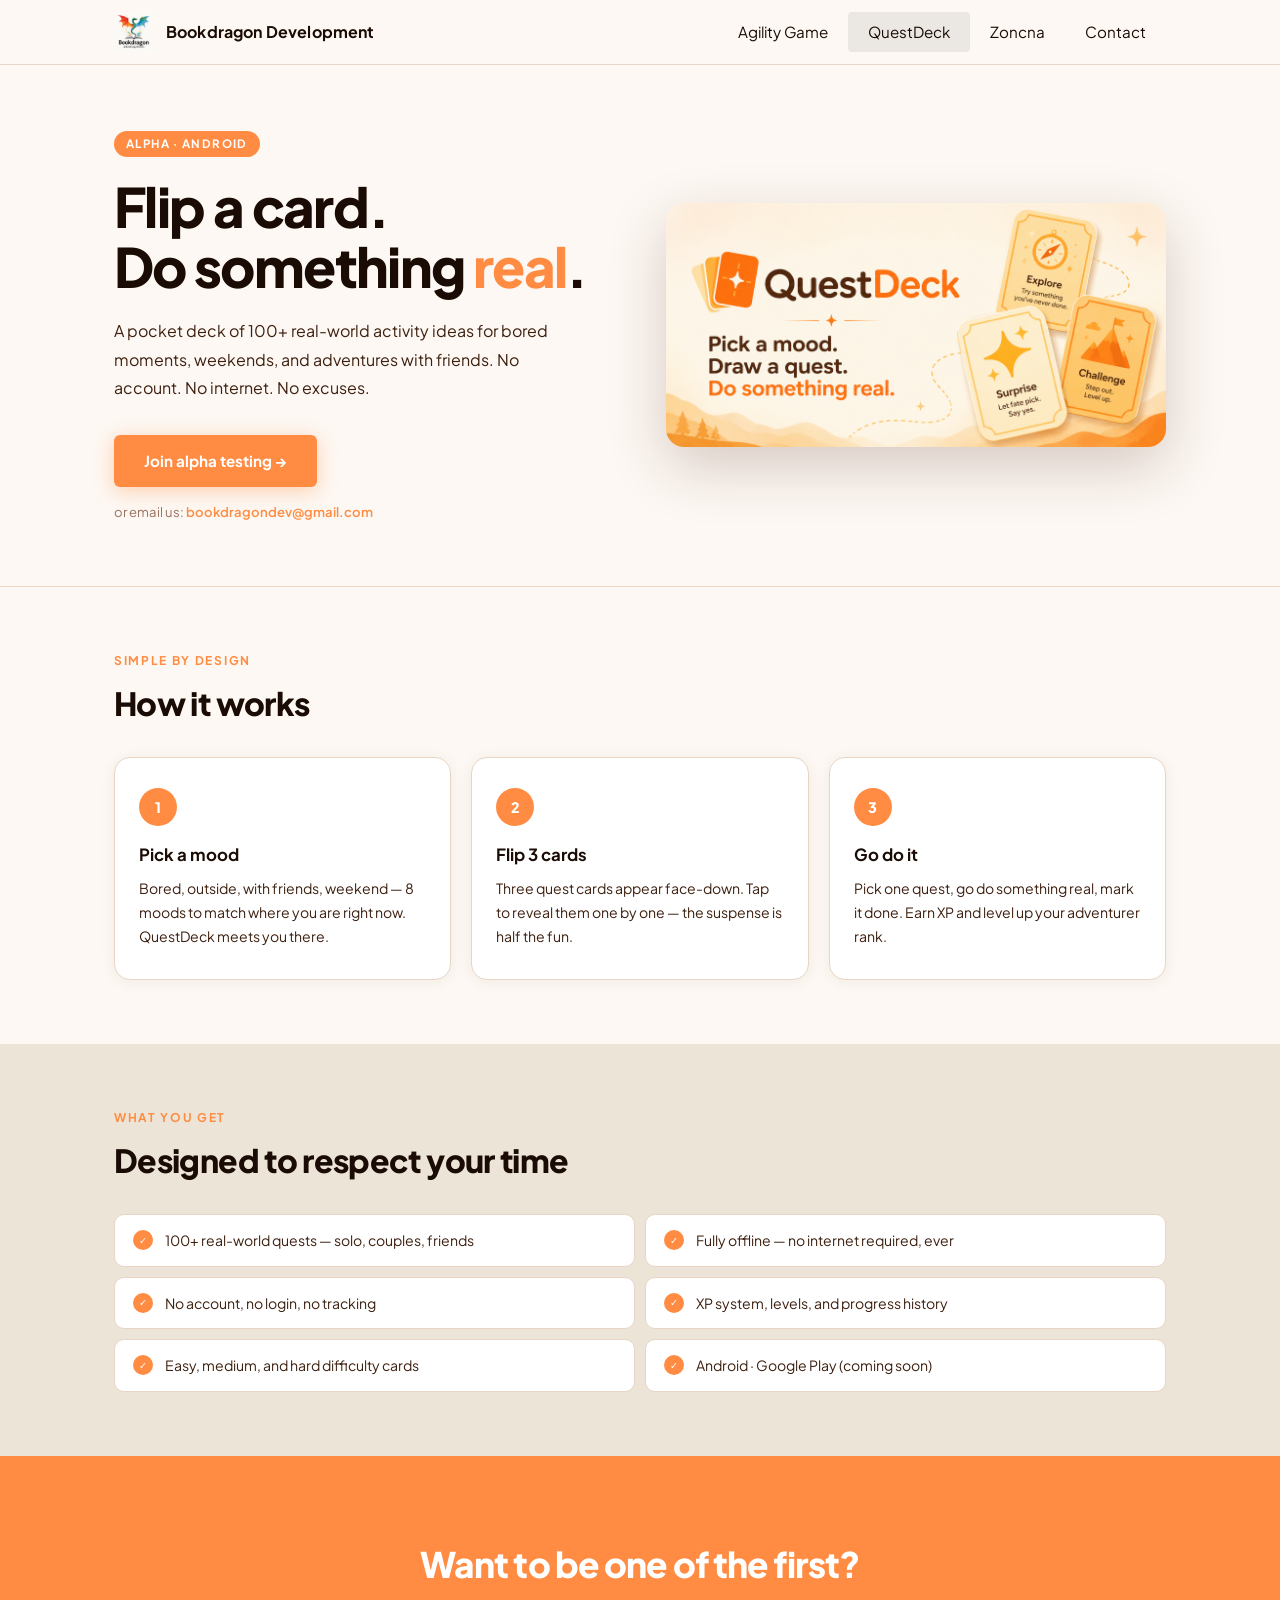
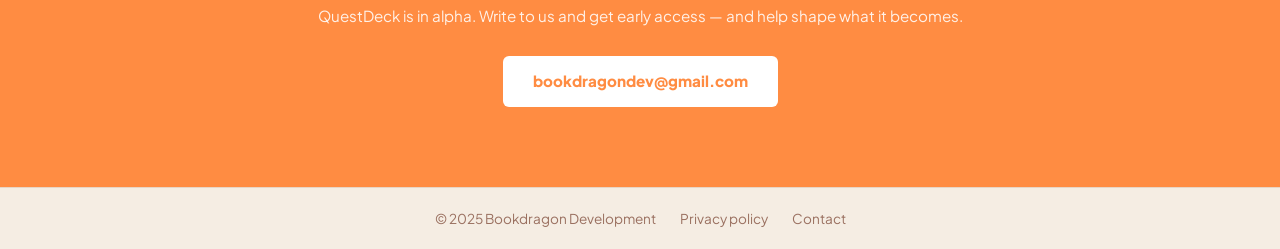
<file: questdeck.html>
<!DOCTYPE html>
<html lang="en">
<head>
  <meta charset="UTF-8" />
  <meta name="viewport" content="width=device-width, initial-scale=1.0" />

  <title>QuestDeck – Real-Life Activity Cards | Bookdragon Development</title>
  <meta name="description" content="Flip a card. Do something real. QuestDeck is a pocket deck of 100+ real-world activity cards. Works offline, no account needed. Alpha testing on Android." />
  <link rel="canonical" href="https://www.bookdragondev.com/questdeck.html" />

  <!-- Open Graph -->
  <meta property="og:type" content="website" />
  <meta property="og:url" content="https://www.bookdragondev.com/questdeck.html" />
  <meta property="og:title" content="QuestDeck – Real-Life Activity Cards" />
  <meta property="og:description" content="Flip a card. Do something real. Works offline, no login needed." />
  <meta property="og:image" content="https://www.bookdragondev.com/images/questdeck-FeaturedGraphic.png" />
  <meta property="og:site_name" content="Bookdragon Development" />

  <!-- Twitter Card -->
  <meta name="twitter:card" content="summary_large_image" />
  <meta name="twitter:title" content="QuestDeck – Real-Life Activity Cards" />
  <meta name="twitter:description" content="Flip a card. Do something real. Works offline, no login needed." />
  <meta name="twitter:image" content="https://www.bookdragondev.com/images/questdeck-FeaturedGraphic.png" />

  <!-- Schema.org -->
  <script type="application/ld+json">
  {
    "@context": "https://schema.org",
    "@type": "MobileApplication",
    "name": "QuestDeck",
    "description": "A pocket deck of real-world activity cards. Pick a mood, flip three cards, and go do something real. Offline. No account.",
    "url": "https://www.bookdragondev.com/questdeck.html",
    "image": "https://www.bookdragondev.com/images/questdeck-FeaturedGraphic.png",
    "operatingSystem": "Android",
    "applicationCategory": "LifestyleApplication",
    "publisher": {
      "@type": "Organization",
      "name": "Bookdragon Development",
      "email": "bookdragondev@gmail.com",
      "url": "https://www.bookdragondev.com/",
      "logo": "https://www.bookdragondev.com/images/logo.png"
    }
  }
  </script>

  <link rel="icon" href="images/logo.png" type="image/png" />
  <link rel="stylesheet" href="style.css" />
</head>
<body class="qd-page">

<header>
  <div class="nav-inner">
    <a href="index.html" class="logo">
      <img src="images/logo.png" alt="Bookdragon Development logo" width="40" height="40" />
      Bookdragon Development
    </a>
    <nav>
      <ul id="nav-menu">
        <li><a href="agility-game.html">Agility Game</a></li>
        <li><a href="questdeck.html" class="active">QuestDeck</a></li>
        <li><a href="zoncna.html">Zoncna</a></li>
        <li><a href="contact.html">Contact</a></li>
      </ul>
    </nav>
    <button class="hamburger" id="hamburger" aria-label="Menu" aria-expanded="false">
      <span></span><span></span><span></span>
    </button>
  </div>
</header>

<!-- HERO -->
<section class="qd-hero-v2">
  <div class="qd-hero-v2__inner">
    <div>
      <span class="qd-hero-v2__label">Alpha &middot; Android</span>
      <h1 class="qd-hero-v2__title">Flip a card.<br>Do something <em>real</em>.</h1>
      <p class="qd-hero-v2__sub">A pocket deck of 100+ real-world activity ideas for bored moments, weekends, and adventures with friends. No account. No internet. No excuses.</p>
      <a class="qd-hero-v2__cta" href="mailto:bookdragondev@gmail.com">Join alpha testing &rarr;</a>
      <span class="qd-hero-v2__note">or email us: <a href="mailto:bookdragondev@gmail.com">bookdragondev@gmail.com</a></span>
    </div>
    <div class="qd-featured-img">
      <img src="images/questdeck-FeaturedGraphic.png" alt="QuestDeck — Pick a mood. Draw a quest. Do something real." width="800" height="419" loading="eager" />
    </div>
  </div>
</section>

<!-- HOW IT WORKS -->
<section class="sc-d" aria-label="How QuestDeck works">
  <div class="qd-section-header">
    <p class="qd-section-header__label">Simple by design</p>
    <h2 class="qd-section-header__title">How it works</h2>
  </div>
  <div class="qd-steps-v2">
    <div class="qd-step-v2">
      <div class="qd-step-v2__num">1</div>
      <div class="qd-step-v2__title">Pick a mood</div>
      <p class="qd-step-v2__text">Bored, outside, with friends, weekend — 8 moods to match where you are right now. QuestDeck meets you there.</p>
    </div>
    <div class="qd-step-v2">
      <div class="qd-step-v2__num">2</div>
      <div class="qd-step-v2__title">Flip 3 cards</div>
      <p class="qd-step-v2__text">Three quest cards appear face-down. Tap to reveal them one by one — the suspense is half the fun.</p>
    </div>
    <div class="qd-step-v2">
      <div class="qd-step-v2__num">3</div>
      <div class="qd-step-v2__title">Go do it</div>
      <p class="qd-step-v2__text">Pick one quest, go do something real, mark it done. Earn XP and level up your adventurer rank.</p>
    </div>
  </div>
</section>

<!-- FEATURES -->
<section class="sc-cd" aria-label="QuestDeck features">
  <div class="qd-section-header">
    <p class="qd-section-header__label">What you get</p>
    <h2 class="qd-section-header__title">Designed to respect your time</h2>
  </div>
  <div class="qd-features-v2">
    <div class="qd-feat-v2">
      <span class="qd-feat-v2__icon">&#10003;</span>
      <span>100+ real-world quests &mdash; solo, couples, friends</span>
    </div>
    <div class="qd-feat-v2">
      <span class="qd-feat-v2__icon">&#10003;</span>
      <span>Fully offline &mdash; no internet required, ever</span>
    </div>
    <div class="qd-feat-v2">
      <span class="qd-feat-v2__icon">&#10003;</span>
      <span>No account, no login, no tracking</span>
    </div>
    <div class="qd-feat-v2">
      <span class="qd-feat-v2__icon">&#10003;</span>
      <span>XP system, levels, and progress history</span>
    </div>
    <div class="qd-feat-v2">
      <span class="qd-feat-v2__icon">&#10003;</span>
      <span>Easy, medium, and hard difficulty cards</span>
    </div>
    <div class="qd-feat-v2">
      <span class="qd-feat-v2__icon">&#10003;</span>
      <span>Android &middot; Google Play (coming soon)</span>
    </div>
  </div>
</section>

<!-- CTA -->
<section class="qd-cta-v2">
  <h2 class="qd-cta-v2__title">Want to be one of the first?</h2>
  <p class="qd-cta-v2__text">QuestDeck is in alpha. Write to us and get early access — and help shape what it becomes.</p>
  <a class="qd-cta-v2__btn" href="mailto:bookdragondev@gmail.com">bookdragondev@gmail.com</a>
</section>

<footer>
  <span>&copy;&nbsp;2025&nbsp;Bookdragon Development</span>
  <a href="questdeck-privacy-policy.html">Privacy policy</a>
  <a href="contact.html">Contact</a>
</footer>

<script>
  const hamburger = document.getElementById('hamburger');
  const menu = document.getElementById('nav-menu');
  hamburger.addEventListener('click', () => {
    const open = menu.classList.toggle('open');
    hamburger.setAttribute('aria-expanded', String(open));
  });
  menu.querySelectorAll('a').forEach(a =>
    a.addEventListener('click', () => menu.classList.remove('open'))
  );
</script>
</body>
</html>
</file>
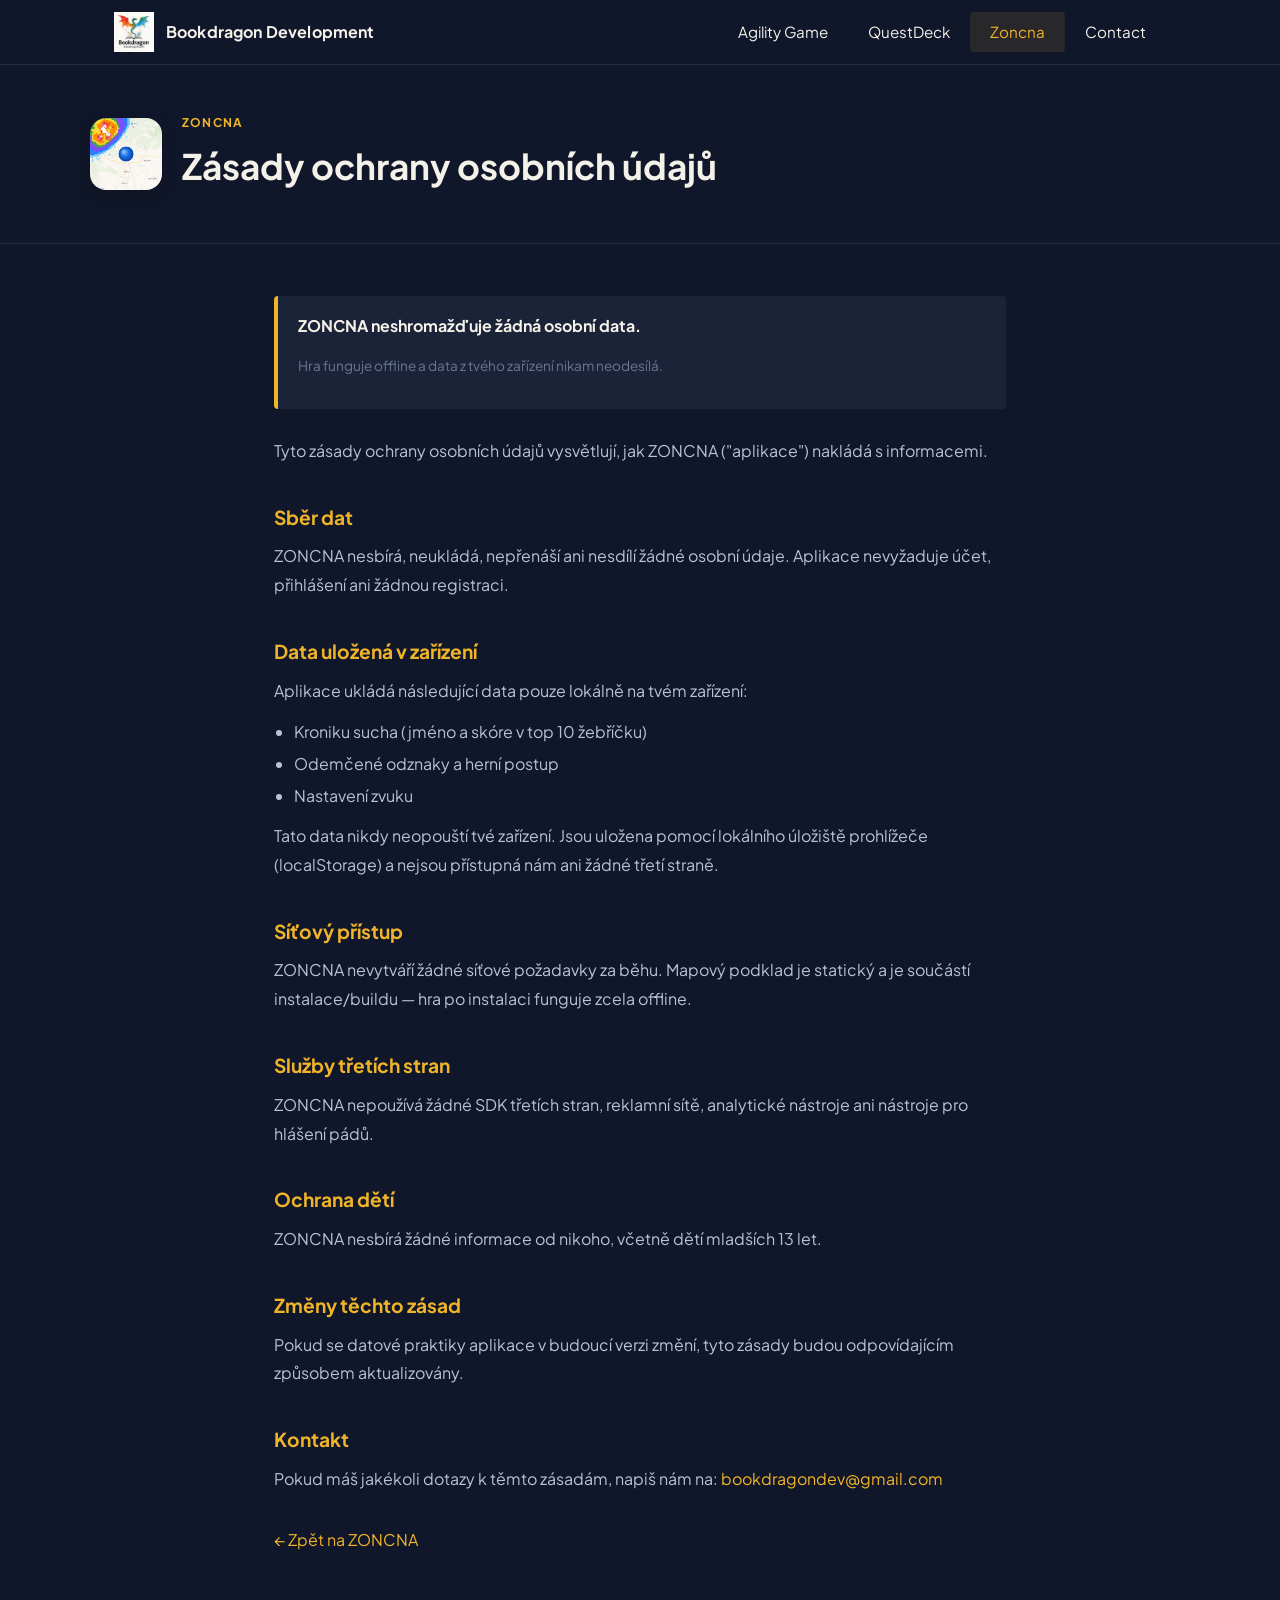
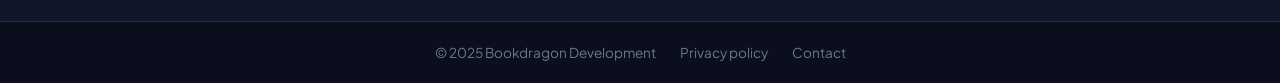
<file: zoncna-privacy-policy.html>
<!DOCTYPE html>
<html lang="cs">
<head>
  <meta charset="UTF-8" />
  <meta name="viewport" content="width=device-width, initial-scale=1.0" />
  <title>Zásady ochrany osobních údajů – ZONCNA | Bookdragon Development</title>
  <meta name="description" content="Zásady ochrany osobních údajů pro ZONCNA od Bookdragon Development. ZONCNA nesbírá žádná osobní data." />
  <link rel="canonical" href="https://www.bookdragondev.com/zoncna-privacy-policy.html" />
  <meta property="og:type" content="website" />
  <meta property="og:url" content="https://www.bookdragondev.com/zoncna-privacy-policy.html" />
  <meta property="og:title" content="Zásady ochrany osobních údajů – ZONCNA" />
  <meta property="og:description" content="ZONCNA nesbírá žádná osobní data." />
  <meta property="og:site_name" content="Bookdragon Development" />
  <meta property="og:image" content="https://www.bookdragondev.com/images/zoncna-icon.png" />

  <!-- Twitter Card -->
  <meta name="twitter:card" content="summary" />
  <meta name="twitter:title" content="Zásady ochrany osobních údajů – ZONCNA" />
  <meta name="twitter:description" content="ZONCNA nesbírá žádná osobní data." />
  <meta name="twitter:image" content="https://www.bookdragondev.com/images/zoncna-icon.png" />

  <!-- Schema.org -->
  <script type="application/ld+json">
  {
    "@context": "https://schema.org",
    "@type": "Organization",
    "name": "Bookdragon Development",
    "url": "https://www.bookdragondev.com/",
    "logo": "https://www.bookdragondev.com/images/logo.png",
    "email": "bookdragondev@gmail.com"
  }
  </script>

  <link rel="icon" href="images/logo.png" type="image/png" />
  <link rel="stylesheet" href="style.css" />
</head>
<body class="zn-page">

<header>
  <div class="nav-inner">
    <a href="index.html" class="logo">
      <img src="images/logo.png" alt="Bookdragon Development logo" width="40" height="40" />
      Bookdragon Development
    </a>
    <nav>
      <ul id="nav-menu">
        <li><a href="agility-game.html">Agility Game</a></li>
        <li><a href="questdeck.html">QuestDeck</a></li>
        <li><a href="zoncna.html" class="active">Zoncna</a></li>
        <li><a href="contact.html">Contact</a></li>
      </ul>
    </nav>
    <button class="hamburger" id="hamburger" aria-label="Menu" aria-expanded="false">
      <span></span><span></span><span></span>
    </button>
  </div>
</header>

<div class="page-header">
  <div class="pp-brand">
    <img src="images/zoncna-icon.png" alt="ZONCNA icon" class="pp-brand__icon" />
    <div>
      <span class="pp-brand__label">ZONCNA</span>
      <h1 class="pp-brand__title">Zásady ochrany osobních údajů</h1>
    </div>
  </div>
</div>

<div class="page-content">

  <div class="highlight-box">
    <p class="highlight-box__title">ZONCNA neshromažďuje žádná osobní data.</p>
    <p class="highlight-box__sub">Hra funguje offline a data z tvého zařízení nikam neodesílá.</p>
  </div>

  <p>Tyto zásady ochrany osobních údajů vysvětlují, jak ZONCNA ("aplikace") nakládá s informacemi.</p>

  <h2>Sběr dat</h2>
  <p>ZONCNA nesbírá, neukládá, nepřenáší ani nesdílí žádné osobní údaje. Aplikace nevyžaduje účet, přihlášení ani žádnou registraci.</p>

  <h2>Data uložená v zařízení</h2>
  <p>Aplikace ukládá následující data pouze lokálně na tvém zařízení:</p>
  <ul>
    <li>Kroniku sucha (jméno a skóre v top 10 žebříčku)</li>
    <li>Odemčené odznaky a herní postup</li>
    <li>Nastavení zvuku</li>
  </ul>
  <p>Tato data nikdy neopouští tvé zařízení. Jsou uložena pomocí lokálního úložiště prohlížeče (localStorage) a nejsou přístupná nám ani žádné třetí straně.</p>

  <h2>Síťový přístup</h2>
  <p>ZONCNA nevytváří žádné síťové požadavky za běhu. Mapový podklad je statický a je součástí instalace/buildu — hra po instalaci funguje zcela offline.</p>

  <h2>Služby třetích stran</h2>
  <p>ZONCNA nepoužívá žádné SDK třetích stran, reklamní sítě, analytické nástroje ani nástroje pro hlášení pádů.</p>

  <h2>Ochrana dětí</h2>
  <p>ZONCNA nesbírá žádné informace od nikoho, včetně dětí mladších 13 let.</p>

  <h2>Změny těchto zásad</h2>
  <p>Pokud se datové praktiky aplikace v budoucí verzi změní, tyto zásady budou odpovídajícím způsobem aktualizovány.</p>

  <h2>Kontakt</h2>
  <p>Pokud máš jakékoli dotazy k těmto zásadám, napiš nám na: <a href="mailto:bookdragondev@gmail.com">bookdragondev@gmail.com</a></p>

  <p style="margin-top:32px"><a href="zoncna.html">&larr; Zpět na ZONCNA</a></p>

</div>

<footer>
  <span>&copy;&nbsp;2025&nbsp;Bookdragon Development</span>
  <a href="zoncna-privacy-policy.html">Privacy policy</a>
  <a href="contact.html">Contact</a>
</footer>

<script>
  const hamburger = document.getElementById('hamburger');
  const menu = document.getElementById('nav-menu');
  hamburger.addEventListener('click', () => {
    const open = menu.classList.toggle('open');
    hamburger.setAttribute('aria-expanded', String(open));
  });
  menu.querySelectorAll('a').forEach(a =>
    a.addEventListener('click', () => menu.classList.remove('open'))
  );
</script>
</body>
</html>
</file>
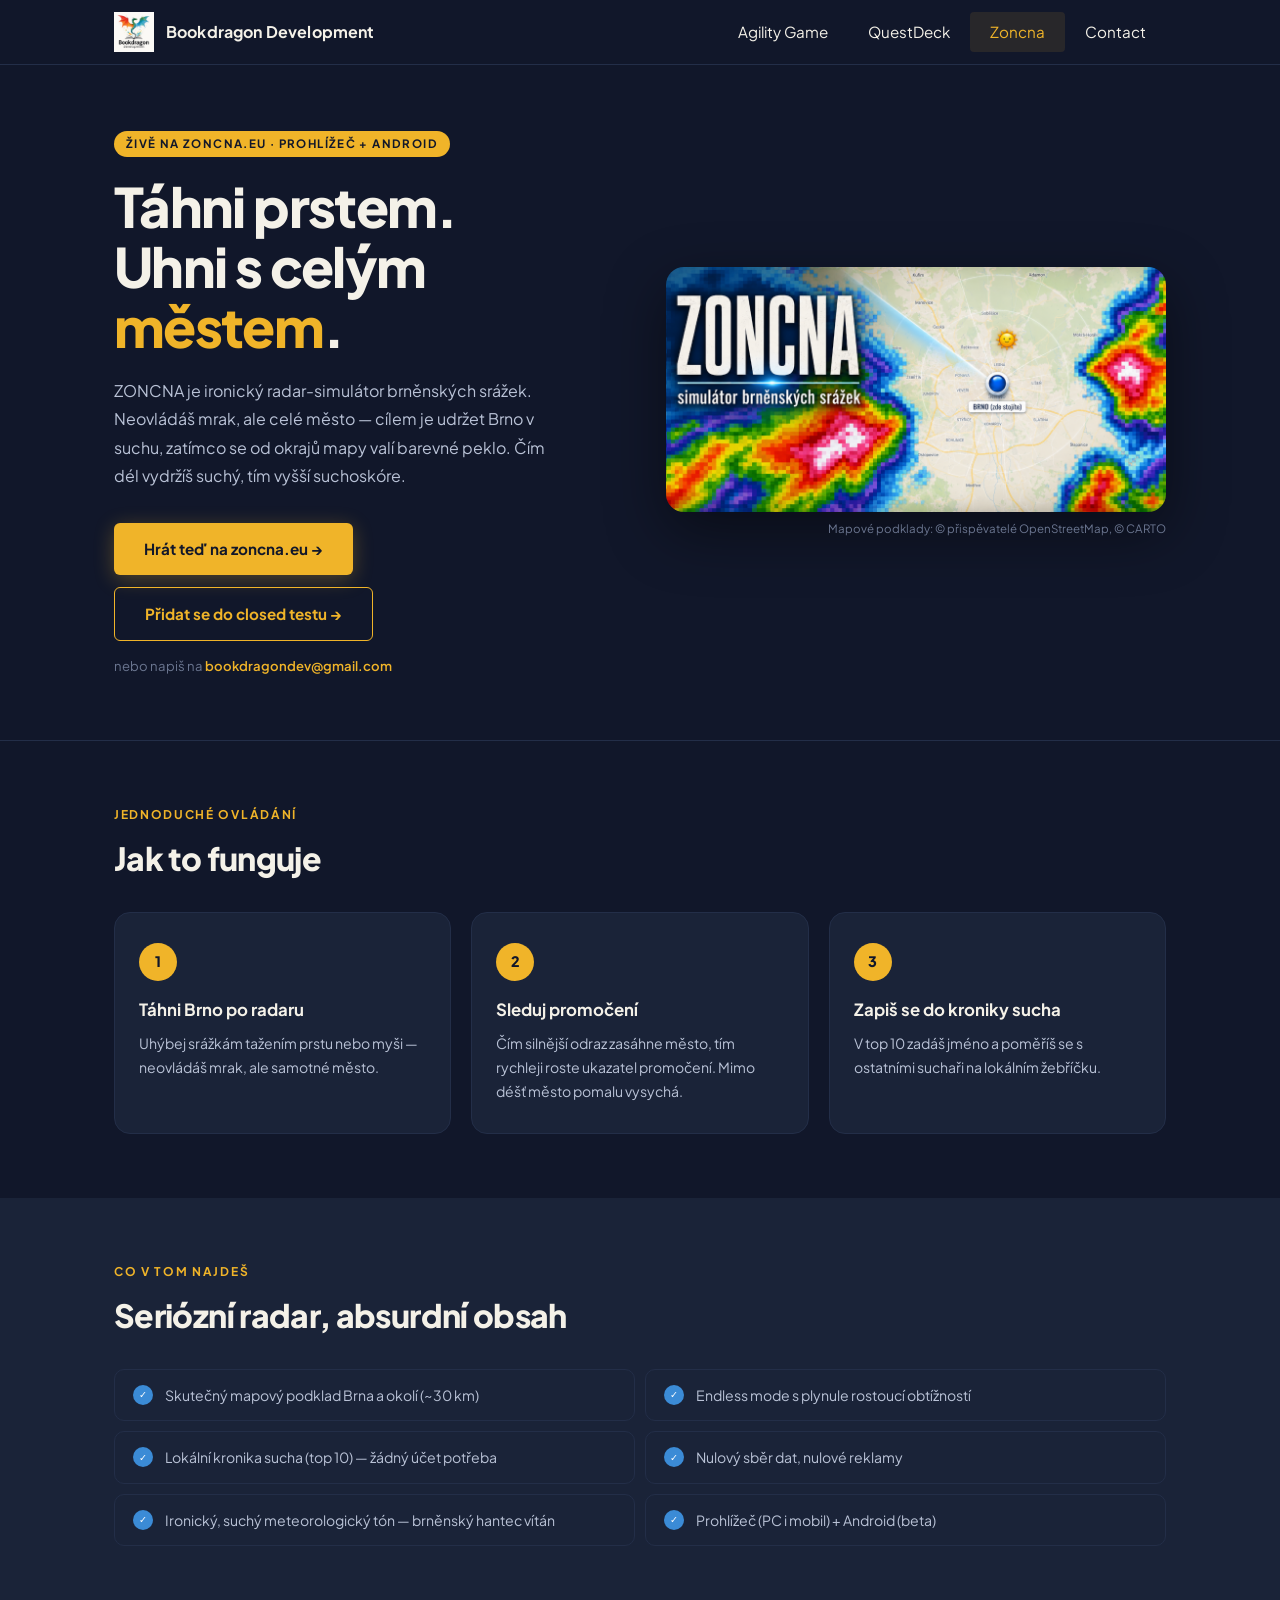
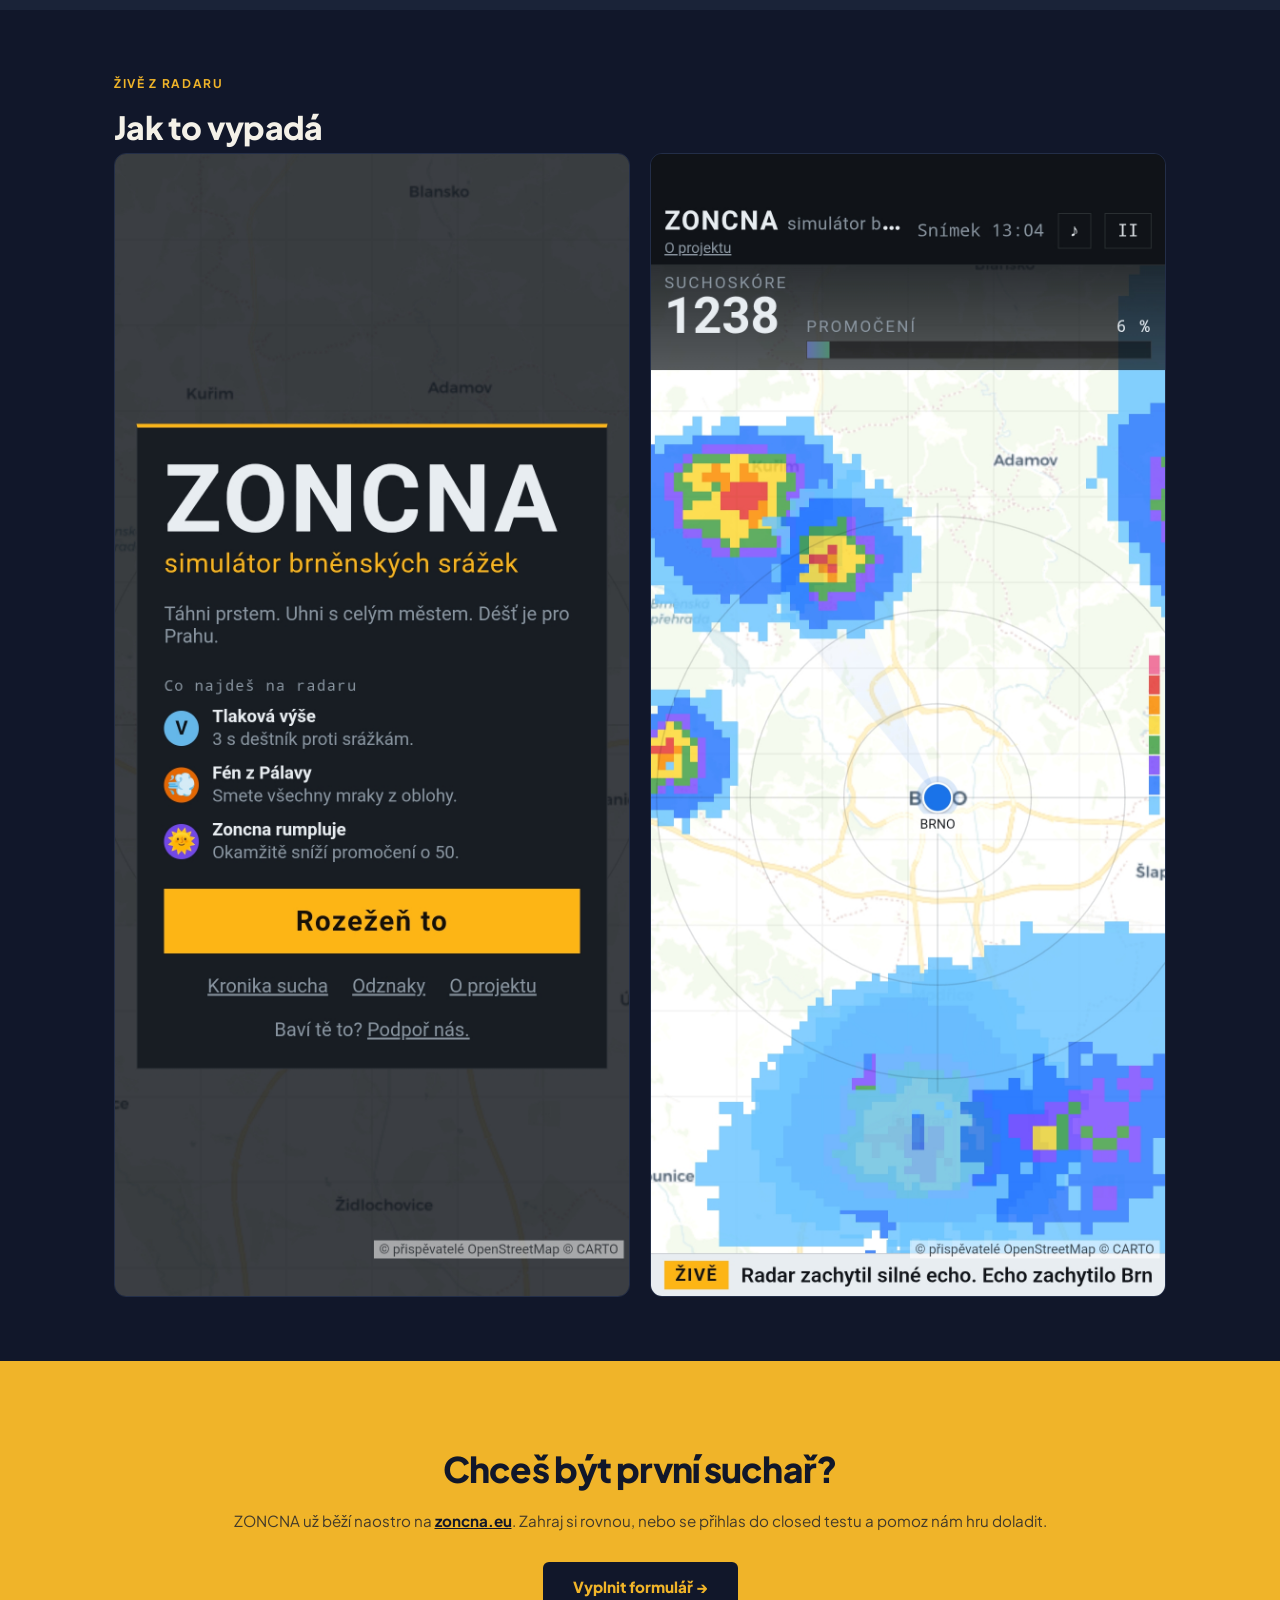
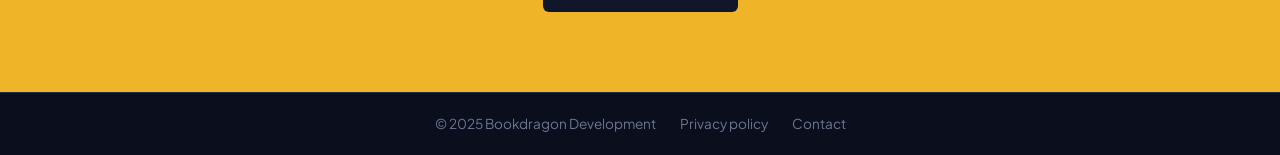
<file: zoncna.html>
<!DOCTYPE html>
<html lang="cs">
<head>
  <meta charset="UTF-8" />
  <meta name="viewport" content="width=device-width, initial-scale=1.0" />

  <title>ZONCNA – simulátor brněnských srážek | Bookdragon Development</title>
  <meta name="description" content="ZONCNA je ironický radar-simulátor brněnských srážek. Táhni prstem, uhýbej dešti a udrž Brno v suchu. Hraj hned na zoncna.eu, nebo se přidej do closed testu na Androidu." />
  <link rel="canonical" href="https://www.bookdragondev.com/zoncna.html" />

  <!-- Open Graph -->
  <meta property="og:type" content="website" />
  <meta property="og:url" content="https://www.bookdragondev.com/zoncna.html" />
  <meta property="og:title" content="ZONCNA – simulátor brněnských srážek" />
  <meta property="og:description" content="Táhni prstem. Uhni s celým městem. Ironický radar-simulátor brněnských srážek." />
  <meta property="og:image" content="https://www.bookdragondev.com/images/zoncna-FeaturedGraphic.png" />
  <meta property="og:site_name" content="Bookdragon Development" />

  <!-- Twitter Card -->
  <meta name="twitter:card" content="summary_large_image" />
  <meta name="twitter:title" content="ZONCNA – simulátor brněnských srážek" />
  <meta name="twitter:description" content="Táhni prstem. Uhni s celým městem. Ironický radar-simulátor brněnských srážek." />
  <meta name="twitter:image" content="https://www.bookdragondev.com/images/zoncna-FeaturedGraphic.png" />

  <!-- Schema.org -->
  <script type="application/ld+json">
  {
    "@context": "https://schema.org",
    "@type": "MobileApplication",
    "name": "ZONCNA",
    "description": "Ironický radar-simulátor brněnských srážek. Táhni celým městem a uhýbej dešti, dokud to jde.",
    "url": "https://www.bookdragondev.com/zoncna.html",
    "image": "https://www.bookdragondev.com/images/zoncna-FeaturedGraphic.png",
    "operatingSystem": "Web, Android",
    "applicationCategory": "GameApplication",
    "publisher": {
      "@type": "Organization",
      "name": "Bookdragon Development",
      "email": "bookdragondev@gmail.com",
      "url": "https://www.bookdragondev.com/",
      "logo": "https://www.bookdragondev.com/images/logo.png"
    }
  }
  </script>

  <link rel="icon" href="images/logo.png" type="image/png" />
  <link rel="stylesheet" href="style.css" />
</head>
<body class="zn-page">

<header>
  <div class="nav-inner">
    <a href="index.html" class="logo">
      <img src="images/logo.png" alt="Bookdragon Development logo" width="40" height="40" />
      Bookdragon Development
    </a>
    <nav>
      <ul id="nav-menu">
        <li><a href="agility-game.html">Agility Game</a></li>
        <li><a href="questdeck.html">QuestDeck</a></li>
        <li><a href="zoncna.html" class="active">Zoncna</a></li>
        <li><a href="contact.html">Contact</a></li>
      </ul>
    </nav>
    <button class="hamburger" id="hamburger" aria-label="Menu" aria-expanded="false">
      <span></span><span></span><span></span>
    </button>
  </div>
</header>

<!-- HERO -->
<section class="zn-hero">
  <div class="zn-hero__inner">
    <div>
      <span class="zn-hero__label">Živě na zoncna.eu &middot; Prohlížeč + Android</span>
      <h1 class="zn-hero__title">Táhni prstem.<br>Uhni s celým <em>městem</em>.</h1>
      <p class="zn-hero__sub">ZONCNA je ironický radar-simulátor brněnských srážek. Neovládáš mrak, ale celé město — cílem je udržet Brno v suchu, zatímco se od okrajů mapy valí barevné peklo. Čím dél vydržíš suchý, tím vyšší suchoskóre.</p>
      <div class="zn-hero__ctas">
        <a class="zn-hero__cta" href="https://www.zoncna.eu/" target="_blank" rel="noopener">Hrát teď na zoncna.eu &rarr;</a>
        <a class="zn-hero__cta zn-hero__cta--secondary" href="https://forms.gle/8CmkTbt7TWKeRiad7">Přidat se do closed testu &rarr;</a>
      </div>
      <span class="zn-hero__note">nebo napiš na <a href="mailto:bookdragondev@gmail.com">bookdragondev@gmail.com</a></span>
    </div>
    <div>
      <div class="zn-featured-img">
        <img src="images/zoncna-FeaturedGraphic.png" alt="ZONCNA — simulátor brněnských srážek, radarová mapa Brna s dešťovými mraky" width="1024" height="500" loading="eager" />
      </div>
      <p class="zn-featured-caption">Mapové podklady: &copy; přispěvatelé OpenStreetMap, &copy; CARTO</p>
    </div>
  </div>
</section>

<!-- HOW IT WORKS -->
<section class="sc-d" aria-label="Jak ZONCNA funguje">
  <div class="zn-section-header">
    <p class="zn-section-header__label">Jednoduché ovládání</p>
    <h2 class="zn-section-header__title">Jak to funguje</h2>
  </div>
  <div class="zn-steps">
    <div class="zn-step">
      <div class="zn-step__num">1</div>
      <div class="zn-step__title">Táhni Brno po radaru</div>
      <p class="zn-step__text">Uhýbej srážkám tažením prstu nebo myši — neovládáš mrak, ale samotné město.</p>
    </div>
    <div class="zn-step">
      <div class="zn-step__num">2</div>
      <div class="zn-step__title">Sleduj promočení</div>
      <p class="zn-step__text">Čím silnější odraz zasáhne město, tím rychleji roste ukazatel promočení. Mimo déšť město pomalu vysychá.</p>
    </div>
    <div class="zn-step">
      <div class="zn-step__num">3</div>
      <div class="zn-step__title">Zapiš se do kroniky sucha</div>
      <p class="zn-step__text">V top 10 zadáš jméno a poměříš se s ostatními suchaři na lokálním žebříčku.</p>
    </div>
  </div>
</section>

<!-- FEATURES -->
<section class="sc-cd" aria-label="Vlastnosti ZONCNA">
  <div class="zn-section-header">
    <p class="zn-section-header__label">Co v tom najdeš</p>
    <h2 class="zn-section-header__title">Seriózní radar, absurdní obsah</h2>
  </div>
  <div class="zn-features">
    <div class="zn-feat">
      <span class="zn-feat__icon">&#10003;</span>
      <span>Skutečný mapový podklad Brna a okolí (~30 km)</span>
    </div>
    <div class="zn-feat">
      <span class="zn-feat__icon">&#10003;</span>
      <span>Endless mode s plynule rostoucí obtížností</span>
    </div>
    <div class="zn-feat">
      <span class="zn-feat__icon">&#10003;</span>
      <span>Lokální kronika sucha (top 10) &mdash; žádný účet potřeba</span>
    </div>
    <div class="zn-feat">
      <span class="zn-feat__icon">&#10003;</span>
      <span>Nulový sběr dat, nulové reklamy</span>
    </div>
    <div class="zn-feat">
      <span class="zn-feat__icon">&#10003;</span>
      <span>Ironický, suchý meteorologický tón &mdash; brněnský hantec vítán</span>
    </div>
    <div class="zn-feat">
      <span class="zn-feat__icon">&#10003;</span>
      <span>Prohlížeč (PC i mobil) + Android (beta)</span>
    </div>
  </div>
</section>

<!-- SCREENSHOTS -->
<section class="sc-d" aria-label="Snímky ze hry">
  <div class="zn-section-header">
    <p class="zn-section-header__label">Živě z radaru</p>
    <h2 class="zn-section-header__title">Jak to vypadá</h2>
  </div>
  <div class="zn-screens">
    <img src="images/zoncna-screenshot-1.jpg" alt="ZONCNA — úvodní obrazovka s tlačítkem Rozežeň to" loading="lazy" />
    <img src="images/zoncna-screenshot-2.jpg" alt="ZONCNA — hraní, Brno uhýbá srážkám na radaru" loading="lazy" />
  </div>
</section>

<!-- CTA -->
<section class="zn-cta">
  <h2 class="zn-cta__title">Chceš být první suchař?</h2>
  <p class="zn-cta__text">ZONCNA už běží naostro na <a href="https://www.zoncna.eu/" target="_blank" rel="noopener">zoncna.eu</a>. Zahraj si rovnou, nebo se přihlas do closed testu a pomoz nám hru doladit.</p>
  <a class="zn-cta__btn" href="https://forms.gle/8CmkTbt7TWKeRiad7">Vyplnit formulář &rarr;</a>
</section>

<footer>
  <span>&copy;&nbsp;2025&nbsp;Bookdragon Development</span>
  <a href="zoncna-privacy-policy.html">Privacy policy</a>
  <a href="contact.html">Contact</a>
</footer>

<script>
  const hamburger = document.getElementById('hamburger');
  const menu = document.getElementById('nav-menu');
  hamburger.addEventListener('click', () => {
    const open = menu.classList.toggle('open');
    hamburger.setAttribute('aria-expanded', String(open));
  });
  menu.querySelectorAll('a').forEach(a =>
    a.addEventListener('click', () => menu.classList.remove('open'))
  );
</script>
</body>
</html>
</file>
<file: style.css>
@import url('https://fonts.googleapis.com/css2?family=Plus+Jakarta+Sans:wght@400;500;600;700;800&display=swap');

/* ===== RESET & BASE ===== */
*, *::before, *::after { box-sizing: border-box; margin: 0; padding: 0; }

:root {
  --bg-dark:   #222;
  --bg-dark2:  #1a1a1a;
  --bg-alt:    #2a2a2a;
  --accent:    #e08053;
  --accent-h:  #c8663a;
  --text:      #ccc;
  --heading:   #fff;
  --muted:     #acacac;
  --border:    #5a5a5a;
  --btn-bg:    #fff;
  --btn-text:  #393939;
  --accent-qd:  #FF8C42;
  --accent-qd-h: #e07a32;
  --accent-zn:  #3b8bd6;
  --accent-zn-h: #2f70ad;
  --max-w:     1100px;
}

html { scroll-behavior: smooth; }

body {
  font-family: 'Plus Jakarta Sans', 'Segoe UI', system-ui, -apple-system, sans-serif;
  background: var(--bg-dark);
  color: var(--text);
  font-size: 16px;
  line-height: 1.6;
}

a { color: inherit; text-decoration: none; }

img { max-width: 100%; height: auto; display: block; }

/* ===== HEADER ===== */
header {
  background: var(--bg-dark);
  border-bottom: 1px solid var(--border);
  position: sticky;
  top: 0;
  z-index: 100;
}

.nav-inner {
  max-width: var(--max-w);
  margin: 0 auto;
  padding: 0 24px;
  height: 64px;
  display: flex;
  align-items: center;
  justify-content: space-between;
}

.logo {
  display: flex;
  align-items: center;
  gap: 12px;
  color: var(--heading);
  font-size: 1rem;
  font-weight: 700;
  letter-spacing: .01em;
}

.logo img {
  width: 40px;
  height: 40px;
  object-fit: contain;
}

nav ul {
  list-style: none;
  display: flex;
  gap: 0;
  align-items: center;
}

nav a {
  display: block;
  padding: 8px 20px;
  color: var(--heading);
  font-size: 0.95rem;
  border-radius: 4px;
  transition: background .15s;
}
nav a:hover, nav a.active {
  background: rgba(255,255,255,.08);
}

.hamburger {
  display: none;
  background: none;
  border: none;
  cursor: pointer;
  flex-direction: column;
  gap: 5px;
  padding: 6px;
}
.hamburger span {
  display: block;
  width: 22px;
  height: 2px;
  background: var(--heading);
  border-radius: 2px;
}

/* ===== HERO ===== */
.hero {
  position: relative;
  background: var(--bg-dark);
}

.hero-bg {
  position: absolute;
  inset: 0;
  width: 100%;
  height: 100%;
  object-fit: cover;
  opacity: .15;
}

.hero-inner {
  position: relative;
  max-width: var(--max-w);
  margin: 0 auto;
  padding: 60px 24px;
  display: grid;
  grid-template-columns: 1fr 1fr;
  gap: 48px;
  align-items: center;
}

.hero-video {
  position: relative;
  width: 100%;
  padding-bottom: 56.25%;
  background: #000;
}
.hero-video iframe {
  position: absolute;
  inset: 0;
  width: 100%;
  height: 100%;
  border: 0;
}

.hero-text h1 {
  font-size: clamp(1.6rem, 2.5vw, 2.2rem);
  font-weight: 700;
  color: var(--heading);
  margin-bottom: 12px;
  line-height: 1.2;
}

.hero-text h3 {
  font-size: clamp(0.95rem, 1.5vw, 1.1rem);
  font-weight: 700;
  color: var(--heading);
  margin-bottom: 16px;
  line-height: 1.4;
}

.hero-text p {
  color: var(--text);
  margin-bottom: 10px;
  font-size: 0.95rem;
}

/* ===== STORE BUTTONS ===== */
.store-buttons {
  display: flex;
  flex-wrap: wrap;
  gap: 8px;
  margin-top: 24px;
}

.btn-store {
  display: inline-block;
  padding: 10px 24px;
  background: var(--btn-bg);
  color: var(--btn-text);
  font-size: 0.88rem;
  font-weight: 700;
  border: 2px solid var(--btn-bg);
  border-radius: 4px;
  letter-spacing: .03em;
  transition: background .15s, color .15s, border-color .15s;
}
.btn-store:hover {
  background: var(--accent);
  border-color: var(--accent);
  color: #fff;
}

/* ===== SECTION BASE ===== */
.sc-d  { background: var(--bg-dark); }
.sc-cd { background: var(--bg-alt); }

section.content { padding: 60px 0; }

.container {
  max-width: var(--max-w);
  margin: 0 auto;
  padding: 0 24px;
}

h1.section-title, h2.section-title {
  color: var(--heading);
  font-weight: 700;
  font-size: clamp(1.5rem, 2.5vw, 2rem);
  line-height: 1.2;
  margin-bottom: 12px;
}

p.section-sub {
  color: var(--text);
  margin-bottom: 8px;
}

/* ===== FEATURES ===== */
.features-grid {
  display: grid;
  grid-template-columns: repeat(3, 1fr);
  gap: 0;
  padding: 40px 24px;
  max-width: var(--max-w);
  margin: 0 auto;
}

.feature-item {
  padding: 32px 24px;
  text-align: center;
}

.feature-item img.feat-icon {
  width: 64px;
  height: 64px;
  margin: 0 auto 16px;
  object-fit: contain;
  filter: brightness(0) invert(1);
}

.feature-item h3 {
  color: var(--heading);
  font-size: 1.05rem;
  font-weight: 700;
  margin-bottom: 10px;
}

.feature-item p {
  color: var(--text);
  font-size: 0.9rem;
}

/* ===== SPLIT ROWS ===== */
.row {
  max-width: var(--max-w);
  margin: 0 auto;
  padding: 60px 24px;
  display: grid;
  grid-template-columns: 1fr 1fr;
  gap: 40px;
  align-items: center;
}

.row .row-img {
  position: relative;
  width: 100%;
  padding-bottom: 56.25%;
}
.row .row-img img {
  position: absolute;
  inset: 0;
  width: 100%;
  height: 100%;
  object-fit: cover;
}

.row-text h1 {
  color: var(--heading);
  font-size: clamp(1.5rem, 2.5vw, 2rem);
  font-weight: 700;
  margin-bottom: 14px;
  line-height: 1.2;
}

.row-text .sub {
  color: var(--muted);
  font-size: 0.95rem;
  margin-bottom: 8px;
}

.row-text a.link {
  color: var(--accent);
}
.row-text a.link:hover {
  text-decoration: underline;
}

/* ===== DOG GALLERY ===== */
.dogs-grid {
  display: grid;
  grid-template-columns: repeat(3, 1fr);
  gap: 6px;
  width: 100%;
}

.dogs-grid img {
  width: 100%;
  aspect-ratio: 1;
  object-fit: contain;
  background: var(--bg-dark2);
}

/* ===== CTA SECTION ===== */
.cta-section {
  position: relative;
  padding: 80px 24px;
  text-align: center;
  overflow: hidden;
}

.cta-section .cta-bg {
  position: absolute;
  inset: 0;
  width: 100%;
  height: 100%;
  object-fit: cover;
  opacity: 1;
  filter: brightness(.35);
}

.cta-section .cta-content {
  position: relative;
  max-width: 700px;
  margin: 0 auto;
}

.cta-section h1 {
  color: var(--heading);
  font-size: clamp(1.6rem, 3vw, 2.4rem);
  font-weight: 700;
  margin-bottom: 12px;
}

.cta-section p {
  color: var(--text);
  margin-bottom: 0;
}

/* ===== FOOTER ===== */
footer {
  background: var(--bg-dark);
  border-top: 1px solid var(--border);
  padding: 20px 24px;
  display: flex;
  align-items: center;
  justify-content: center;
  gap: 24px;
  font-size: 0.85rem;
  color: var(--muted);
  flex-wrap: wrap;
}

footer a { color: var(--muted); }
footer a:hover { color: var(--heading); }

/* ===== INNER PAGES ===== */
.page-header {
  background: var(--bg-dark);
  border-bottom: 1px solid var(--border);
  padding: 48px 24px;
}

.page-header h1 {
  color: var(--heading);
  font-size: clamp(1.6rem, 3vw, 2.2rem);
  font-weight: 700;
  max-width: var(--max-w);
  margin: 0 auto;
}

.page-content {
  max-width: 780px;
  margin: 0 auto;
  padding: 52px 24px;
  color: var(--text);
}

.page-content h2 {
  color: var(--heading);
  font-size: 1.2rem;
  font-weight: 700;
  margin: 36px 0 10px;
}

.page-content p { margin-bottom: 14px; line-height: 1.8; }
.page-content ul { padding-left: 20px; margin-bottom: 14px; }
.page-content li { margin-bottom: 6px; }
.page-content a { color: var(--accent); }
.page-content a:hover { text-decoration: underline; }

/* ===== PRIVACY POLICY BRANDED HEADER ===== */
.pp-brand {
  display: flex;
  align-items: center;
  gap: 20px;
  max-width: var(--max-w);
  margin: 0 auto;
}

.pp-brand__icon {
  width: 72px;
  height: 72px;
  border-radius: 16px;
  flex-shrink: 0;
  box-shadow: 0 4px 16px rgba(0,0,0,0.18);
}

.pp-brand__label {
  display: block;
  font-size: 0.75rem;
  font-weight: 700;
  letter-spacing: .1em;
  text-transform: uppercase;
  margin-bottom: 6px;
  color: var(--accent);
}

.pp-brand__title {
  font-size: clamp(1.6rem, 3vw, 2.2rem);
  font-weight: 700;
  color: var(--heading);
  margin: 0;
}

@media (max-width: 480px) {
  .pp-brand { gap: 14px; }
  .pp-brand__icon { width: 52px; height: 52px; border-radius: 12px; }
}

.contact-info {
  background: var(--bg-alt);
  border: 1px solid var(--border);
  border-radius: 6px;
  padding: 32px;
  margin-top: 8px;
}

.contact-info h2 { margin-top: 0; }

.contact-row {
  display: flex;
  align-items: center;
  gap: 10px;
  margin-bottom: 10px;
  color: var(--text);
}

.contact-row a { color: var(--accent); }
.contact-row a:hover { text-decoration: underline; }

.social-row {
  display: flex;
  gap: 12px;
  margin-top: 20px;
  flex-wrap: wrap;
}

.social-btn {
  display: inline-flex;
  align-items: center;
  gap: 8px;
  background: var(--btn-bg);
  color: var(--btn-text);
  border: 2px solid var(--btn-bg);
  border-radius: 4px;
  padding: 9px 20px;
  font-size: 0.9rem;
  font-weight: 700;
  transition: background .15s, border-color .15s, color .15s;
}
.social-btn:hover {
  background: var(--accent);
  border-color: var(--accent);
  color: #fff;
}
.social-btn svg { width: 18px; height: 18px; flex-shrink: 0; }

/* ===== RESPONSIVE ===== */
@media (max-width: 768px) {
  .hero-inner { grid-template-columns: 1fr; gap: 32px; padding: 40px 16px; }
  .features-grid { grid-template-columns: 1fr; padding: 24px 16px; }
  .row { grid-template-columns: 1fr; padding: 40px 16px; gap: 24px; }
  .row.reverse .row-img { order: -1; }
  nav ul { display: none; flex-direction: column; gap: 0; }
  nav ul.open {
    display: flex;
    position: absolute;
    top: 64px; left: 0; right: 0;
    background: var(--bg-dark2);
    border-bottom: 1px solid var(--border);
    padding: 8px 0;
  }
  nav ul.open li a { padding: 12px 24px; }
  .hamburger { display: flex; }
  .dogs-grid { grid-template-columns: repeat(3, 1fr); }
  footer { flex-direction: column; gap: 8px; text-align: center; }
}

@media (max-width: 480px) {
  .store-buttons { flex-direction: column; }
  .btn-store { text-align: center; }
  .dogs-grid { grid-template-columns: repeat(2, 1fr); }
}

/* ===== QD BUTTON ===== */
.btn-qd {
  display: inline-block;
  padding: 10px 24px;
  background: var(--accent-qd);
  color: #fff;
  font-size: 0.88rem;
  font-weight: 700;
  border: 2px solid var(--accent-qd);
  border-radius: 4px;
  letter-spacing: .03em;
  transition: background .15s, border-color .15s;
}
.btn-qd:hover {
  background: var(--accent-qd-h);
  border-color: var(--accent-qd-h);
}

/* ===== BADGE ===== */
.badge {
  display: inline-block;
  background: var(--bg-dark2);
  color: var(--muted);
  border: 1px solid var(--border);
  border-radius: 3px;
  padding: 3px 8px;
  font-size: 0.75rem;
}
.badge--alpha {
  background: var(--accent-qd);
  color: #fff;
  border-color: var(--accent-qd);
}
.badge--link {
  transition: background .15s, color .15s, border-color .15s;
  cursor: pointer;
}
.badge--link:hover {
  background: var(--accent);
  color: #fff;
  border-color: var(--accent);
}

/* ===== PRODUCT CARDS (homepage) ===== */
.product-cards {
  display: grid;
  grid-template-columns: 1fr 1fr;
  gap: 16px;
  max-width: var(--max-w);
  margin: 48px auto;
  padding: 0 24px;
}

.product-card {
  background: var(--bg-alt);
  border: 1px solid var(--border);
  border-radius: 8px;
  overflow: hidden;
}

.product-card__accent { height: 6px; }

.product-card__body { padding: 28px 24px; }

.product-card__header {
  display: flex;
  align-items: center;
  gap: 12px;
  margin-bottom: 16px;
}

.product-card__icon {
  width: 48px;
  height: 48px;
  border-radius: 8px;
  object-fit: contain;
  background: var(--bg-dark2);
  border: 1px solid var(--border);
  flex-shrink: 0;
}

.product-card__title {
  color: var(--heading);
  font-weight: 700;
  font-size: 1.05rem;
}

.product-card__platform {
  color: var(--muted);
  font-size: 0.78rem;
  margin-top: 2px;
}

.product-card__desc {
  color: var(--text);
  font-size: 0.88rem;
  line-height: 1.6;
  margin-bottom: 20px;
}

.product-card__badges {
  display: flex;
  gap: 6px;
  flex-wrap: wrap;
  margin-bottom: 20px;
}

/* ===== HOME HERO ===== */
.home-hero {
  padding: 60px 24px 48px;
  text-align: center;
  border-bottom: 1px solid var(--border);
}

.home-hero__label {
  color: var(--accent);
  font-size: 0.8rem;
  letter-spacing: .12em;
  text-transform: uppercase;
  margin-bottom: 12px;
}

.home-hero__title {
  color: var(--heading);
  font-size: clamp(1.6rem, 3vw, 2.2rem);
  font-weight: 700;
  line-height: 1.2;
  margin-bottom: 12px;
}

.home-hero__sub {
  color: var(--muted);
  font-size: 0.95rem;
  max-width: 480px;
  margin: 0 auto;
}

/* ===== QUESTDECK PAGE ===== */
.qd-hero { border-bottom: 1px solid var(--border); }

.qd-hero__inner {
  max-width: var(--max-w);
  margin: 0 auto;
  padding: 60px 24px;
  display: grid;
  grid-template-columns: 1fr 1fr;
  gap: 48px;
  align-items: center;
}

.qd-hero__icon-wrap {
  background: var(--bg-alt);
  border: 1px solid var(--border);
  border-radius: 12px;
  padding: 32px;
  display: flex;
  align-items: center;
  justify-content: center;
}

.qd-hero__icon {
  width: 120px;
  height: 120px;
  border-radius: 24px;
  object-fit: contain;
}

.qd-steps {
  display: grid;
  grid-template-columns: repeat(3, 1fr);
  gap: 16px;
  max-width: var(--max-w);
  margin: 0 auto;
  padding: 48px 24px;
}

.qd-step {
  background: var(--bg-alt);
  border-radius: 6px;
  padding: 20px;
  border-left: 3px solid var(--accent-qd);
}

.qd-step__label {
  color: var(--accent-qd);
  font-weight: 700;
  font-size: 0.85rem;
  margin-bottom: 8px;
}

.qd-step__text {
  color: var(--text);
  font-size: 0.85rem;
  line-height: 1.5;
}

.qd-features {
  max-width: var(--max-w);
  margin: 0 auto;
  padding: 48px 24px;
  display: grid;
  grid-template-columns: 1fr 1fr;
  gap: 10px;
}

.qd-feature {
  display: flex;
  gap: 8px;
  align-items: flex-start;
  color: var(--text);
  font-size: 0.88rem;
}

.qd-feature__check {
  color: var(--accent-qd);
  flex-shrink: 0;
  font-weight: 700;
}

.qd-cta {
  text-align: center;
  padding: 60px 24px;
  background: var(--bg-alt);
}

.qd-cta__label {
  color: var(--accent-qd);
  font-size: 0.78rem;
  letter-spacing: .1em;
  text-transform: uppercase;
  margin-bottom: 12px;
}

.qd-cta__title {
  color: var(--heading);
  font-size: clamp(1.3rem, 2.5vw, 1.8rem);
  font-weight: 700;
  margin-bottom: 12px;
}

.qd-cta__text {
  color: var(--muted);
  font-size: 0.9rem;
  margin-bottom: 24px;
}

/* ===== HIGHLIGHT BOX (QD privacy policy) ===== */
.highlight-box {
  background: var(--bg-alt);
  border-left: 4px solid var(--accent-qd);
  border-radius: 4px;
  padding: 16px 20px;
  margin-bottom: 28px;
}

.highlight-box__title {
  color: var(--heading);
  font-weight: 700;
  margin-bottom: 4px;
}

.highlight-box__sub {
  color: var(--muted);
  font-size: 0.85rem;
}

/* QuestDeck page-content link color override */
.page-content--qd a { color: var(--accent-qd); }
.page-content--qd a:hover { text-decoration: underline; }

/* ===== RESPONSIVE ADDITIONS ===== */
@media (max-width: 768px) {
  .product-cards { grid-template-columns: 1fr; }
  .qd-hero__inner { grid-template-columns: 1fr; gap: 32px; padding: 40px 16px; }
  .qd-steps { grid-template-columns: 1fr; padding: 32px 16px; }
  .qd-features { grid-template-columns: 1fr; padding: 32px 16px; }
}

/* ===== HOME HERO V2 ===== */
.home-hero-v2 {
  position: relative;
  overflow: hidden;
  background: var(--bg-dark2);
  padding: 96px 24px 80px;
  text-align: center;
  border-bottom: 1px solid var(--border);
}

.home-hero-v2__glow {
  position: absolute;
  bottom: -50%;
  left: 50%;
  transform: translateX(-50%);
  width: 100vw;
  max-width: 1000px;
  height: 800px;
  background: radial-gradient(ellipse at center bottom, rgba(224,128,83,0.18) 0%, transparent 68%);
  pointer-events: none;
}

.home-hero-v2__inner {
  position: relative;
  z-index: 2;
  max-width: 660px;
  margin: 0 auto;
}

.home-hero-v2__eyebrow {
  display: inline-block;
  color: var(--accent);
  font-size: 0.75rem;
  font-weight: 700;
  letter-spacing: .16em;
  text-transform: uppercase;
  margin-bottom: 22px;
  padding: 4px 14px;
  border: 1px solid rgba(224,128,83,0.35);
  border-radius: 100px;
}

.home-hero-v2__title {
  color: var(--heading);
  font-size: clamp(2.1rem, 5vw, 3.5rem);
  font-weight: 800;
  line-height: 1.12;
  letter-spacing: -.025em;
  margin-bottom: 22px;
}

.home-hero-v2__title em {
  font-style: normal;
  color: var(--accent);
}

.home-hero-v2__sub {
  color: var(--text);
  font-size: 1.05rem;
  line-height: 1.75;
  max-width: 520px;
  margin: 0 auto 38px;
}

.home-hero-v2__ctas {
  display: flex;
  gap: 12px;
  justify-content: center;
  flex-wrap: wrap;
}

.h-cta {
  display: inline-block;
  padding: 13px 28px;
  border-radius: 6px;
  font-size: 0.95rem;
  font-weight: 700;
  letter-spacing: .01em;
  transition: transform .18s, box-shadow .18s, background .15s;
}

.h-cta:hover { transform: translateY(-2px); }

.h-cta--game {
  background: var(--accent);
  color: #fff;
  box-shadow: 0 4px 22px rgba(224,128,83,0.38);
}
.h-cta--game:hover {
  background: var(--accent-h);
  box-shadow: 0 8px 32px rgba(224,128,83,0.52);
}

.h-cta--deck {
  background: rgba(255,255,255,0.07);
  color: var(--heading);
  border: 1px solid rgba(255,255,255,0.16);
}
.h-cta--deck:hover { background: rgba(255,255,255,0.13); }

.h-cta--zn {
  background: rgba(255,255,255,0.07);
  color: var(--heading);
  border: 1px solid rgba(255,255,255,0.16);
}
.h-cta--zn:hover { background: rgba(255,255,255,0.13); }

/* floating orbs */
.home-hero-v2__float {
  position: absolute;
  inset: 0;
  pointer-events: none;
  z-index: 1;
}

.flt {
  position: absolute;
  border-radius: 50%;
  background: var(--accent);
}

.flt--a {
  width: 220px; height: 220px;
  top: -80px; right: 6%;
  opacity: .07;
  animation: flt-bob 8s ease-in-out infinite;
}

.flt--b {
  width: 110px; height: 110px;
  bottom: 10%; left: 5%;
  opacity: .09;
  animation: flt-bob 10s ease-in-out infinite 2.5s;
}

.flt--c {
  width: 55px; height: 55px;
  top: 25%; right: 12%;
  opacity: .12;
  animation: flt-bob 6s ease-in-out infinite 1s;
}

@keyframes flt-bob {
  0%, 100% { transform: translateY(0) scale(1); }
  50%       { transform: translateY(-18px) scale(1.06); }
}

/* ===== HOME PRODUCTS SECTION ===== */
.home-products { padding: 72px 0 80px; }

.home-sec-label {
  text-align: center;
  color: var(--accent);
  font-size: 0.75rem;
  font-weight: 700;
  letter-spacing: .14em;
  text-transform: uppercase;
  margin-bottom: 10px;
}

.home-sec-title {
  color: var(--heading);
  font-size: clamp(1.5rem, 3vw, 2.1rem);
  font-weight: 800;
  letter-spacing: -.02em;
  text-align: center;
  margin-bottom: 8px;
}

.home-sec-sub {
  color: var(--muted);
  font-size: 0.95rem;
  text-align: center;
  margin-bottom: 48px;
}

.home-product-grid {
  display: grid;
  grid-template-columns: repeat(3, 1fr);
  gap: 20px;
  max-width: var(--max-w);
  margin: 0 auto;
  padding: 0 24px;
}

/* ===== HOME PRODUCT CARD ===== */
.hpcard {
  background: var(--bg-dark);
  border: 1px solid var(--border);
  border-radius: 14px;
  overflow: hidden;
  transition: transform .22s, box-shadow .22s;
}

.hpcard:hover {
  transform: translateY(-5px);
  box-shadow: 0 16px 48px rgba(0,0,0,0.45);
}

.hpcard__shot {
  width: 100%;
  height: auto;
  aspect-ratio: 1024 / 500;
  overflow: hidden;
  background: var(--bg-dark2);
  position: relative;
}

.hpcard__shot img {
  width: 100%;
  height: 100%;
  object-fit: cover;
  object-position: center top;
  transition: transform .4s ease;
}

/* Zoncna's featured graphic is already 1024x500 — match the box exactly
   instead of cropping, since cover would cut off the game's title art. */
.hpcard__shot--fit img {
  object-fit: contain;
}

.hpcard:hover .hpcard__shot img { transform: scale(1.05); }

.hpcard__shot-overlay {
  position: absolute;
  inset: 0;
  background: linear-gradient(to bottom, transparent 50%, var(--bg-dark) 100%);
}

.hpcard__body { padding: 26px 24px 28px; }

.hpcard__header {
  display: flex;
  align-items: center;
  gap: 14px;
  margin-bottom: 14px;
}

.hpcard__icon {
  width: 52px;
  height: 52px;
  border-radius: 10px;
  object-fit: contain;
  background: var(--bg-dark2);
  border: 1px solid var(--border);
  flex-shrink: 0;
}

.hpcard__title {
  color: var(--heading);
  font-weight: 800;
  font-size: 1.15rem;
  letter-spacing: -.01em;
}

.hpcard__platform {
  color: var(--muted);
  font-size: 0.78rem;
  margin-top: 3px;
}

.hpcard__desc {
  color: var(--text);
  font-size: 0.9rem;
  line-height: 1.75;
  margin-bottom: 20px;
}

.hpcard__stores {
  display: flex;
  gap: 6px;
  flex-wrap: wrap;
  margin-bottom: 22px;
}

.hpcard__cta {
  display: inline-block;
  padding: 11px 22px;
  border-radius: 6px;
  font-size: 0.9rem;
  font-weight: 700;
  letter-spacing: .01em;
  transition: transform .15s, box-shadow .15s, background .15s;
}

.hpcard__cta:hover { transform: translateY(-1px); }

.hpcard__cta--ag {
  background: var(--accent);
  color: #fff;
}
.hpcard__cta--ag:hover {
  background: var(--accent-h);
  box-shadow: 0 4px 18px rgba(224,128,83,0.42);
}

.hpcard__cta--qd {
  background: var(--accent-qd);
  color: #fff;
}
.hpcard__cta--qd:hover {
  background: var(--accent-qd-h);
  box-shadow: 0 4px 18px rgba(255,140,66,0.42);
}

.hpcard__cta--zn {
  background: var(--accent-zn);
  color: #fff;
}
.hpcard__cta--zn:hover {
  background: var(--accent-zn-h);
  box-shadow: 0 4px 18px rgba(59,139,214,0.42);
}

/* ===== STUDIO BLURB ===== */
.home-studio {
  border-top: 1px solid var(--border);
  padding: 64px 24px;
}

.home-studio__inner {
  max-width: 680px;
  margin: 0 auto;
  display: flex;
  gap: 28px;
  align-items: flex-start;
}

.home-studio__logo {
  width: 56px;
  height: 56px;
  border-radius: 12px;
  opacity: 0.85;
  flex-shrink: 0;
}

.home-studio__title {
  color: var(--heading);
  font-size: 1.25rem;
  font-weight: 800;
  letter-spacing: -.01em;
  margin-bottom: 10px;
}

.home-studio__text {
  color: var(--text);
  font-size: 0.92rem;
  line-height: 1.8;
  margin-bottom: 16px;
}

.home-studio__link {
  color: var(--accent);
  font-size: 0.9rem;
  font-weight: 700;
  transition: opacity .15s;
}
.home-studio__link:hover { opacity: 0.75; text-decoration: underline; }

/* ===== HOME RESPONSIVE ===== */
@media (max-width: 768px) {
  .home-hero-v2 { padding: 68px 16px 60px; }
  .flt--a { display: none; }
  .flt--b { display: none; }
  .home-product-grid { grid-template-columns: 1fr; padding: 0 16px; }
  .home-products { padding: 52px 0 60px; }
  .home-studio__inner { flex-direction: column; gap: 16px; }
  .home-studio { padding: 48px 16px; }
}

@media (max-width: 480px) {
  .home-hero-v2__ctas { flex-direction: column; align-items: stretch; }
  .h-cta { text-align: center; }
}

/* ===================================================
   HOME — COLORFUL LIGHT THEME (body.home)
   Palette drawn from the Bookdragon watercolor logo:
   teal/green (dragon body), red-orange (left wing),
   warm gold (AgilityGame tunnel).
   =================================================== */
body.home {
  --bg-dark:   #fdf8f3;   /* warm cream */
  --bg-dark2:  #f5ede3;   /* warm linen */
  --bg-alt:    #ede4d8;   /* warm sand */
  --accent:    #d9461a;   /* richer red-orange — dragon wing */
  --accent-h:  #b83614;
  --text:      #3d2010;   /* warm dark brown */
  --heading:   #1a0c04;   /* near-black warm */
  --muted:     #9a7060;
  --border:    #e8d5c5;
  --btn-bg:    #1a0c04;
  --btn-text:  #fff;
  /* teal secondary — dragon body */
  --teal:      #2a9d8f;
  --teal-h:    #1e8070;
}

/* ---- nav on light bg ---- */
body.home nav a:hover,
body.home nav a.active {
  background: rgba(0,0,0,0.07);
}

/* ---- hero ---- */
body.home .home-hero-v2 {
  background: var(--bg-dark);
}
body.home .home-hero-v2__glow { display: none; }

body.home .home-hero-v2__eyebrow {
  color: var(--accent);
  border-color: rgba(217,70,26,0.28);
}

body.home .home-hero-v2__title { color: var(--heading); }
body.home .home-hero-v2__title em { color: var(--accent); }
body.home .home-hero-v2__sub { color: var(--text); }

/* colorful gradient blobs */
.home-blob {
  position: absolute;
  border-radius: 50%;
  pointer-events: none;
}

body.home .home-blob--teal {
  width: 560px; height: 560px;
  top: -160px; left: -120px;
  background: radial-gradient(circle, rgba(42,157,143,0.48) 0%, transparent 66%);
  filter: blur(80px);
}

body.home .home-blob--red {
  width: 500px; height: 500px;
  top: -120px; right: -100px;
  background: radial-gradient(circle, rgba(217,70,26,0.42) 0%, transparent 66%);
  filter: blur(70px);
}

body.home .home-blob--gold {
  width: 420px; height: 420px;
  bottom: -100px; left: 50%;
  transform: translateX(-50%);
  background: radial-gradient(circle, rgba(245,184,48,0.40) 0%, transparent 66%);
  filter: blur(70px);
}

/* ---- hero CTAs ---- */
body.home .h-cta--game {
  background: var(--accent);
  box-shadow: 0 4px 22px rgba(217,70,26,0.36);
}
body.home .h-cta--game:hover {
  background: var(--accent-h);
  box-shadow: 0 8px 32px rgba(217,70,26,0.52);
}

body.home .h-cta--deck {
  background: rgba(42,157,143,0.12);
  color: var(--teal);
  border: 1.5px solid rgba(42,157,143,0.36);
}
body.home .h-cta--deck:hover {
  background: rgba(42,157,143,0.22);
  color: var(--teal-h);
}

body.home .h-cta--zn {
  background: rgba(59,139,214,0.12);
  color: var(--accent-zn);
  border: 1.5px solid rgba(59,139,214,0.36);
}
body.home .h-cta--zn:hover {
  background: rgba(59,139,214,0.22);
}

/* ---- product cards ---- */
body.home .hpcard {
  background: #fff;
  border-color: var(--border);
  box-shadow: 0 2px 16px rgba(60,20,5,0.07);
}
body.home .hpcard:hover {
  box-shadow: 0 16px 48px rgba(60,20,5,0.16);
}

body.home .hpcard__icon {
  background: var(--bg-dark2);
  border-color: var(--border);
}
body.home .hpcard__title  { color: var(--heading); }
body.home .hpcard__platform { color: var(--muted); }
body.home .hpcard__desc   { color: var(--text); }

body.home .badge {
  background: var(--bg-alt);
  color: var(--muted);
  border-color: var(--border);
}

body.home .hpcard__cta--ag { background: var(--accent); }
body.home .hpcard__cta--ag:hover {
  background: var(--accent-h);
  box-shadow: 0 4px 18px rgba(217,70,26,0.40);
}

/* QuestDeck card accent keeps its warm orange */
body.home .hpcard__cta--qd { background: var(--accent-qd); }
body.home .hpcard__cta--qd:hover {
  background: var(--accent-qd-h);
  box-shadow: 0 4px 18px rgba(255,140,66,0.40);
}

body.home .hpcard__cta--zn { background: var(--accent-zn); }
body.home .hpcard__cta--zn:hover {
  background: var(--accent-zn-h);
  box-shadow: 0 4px 18px rgba(59,139,214,0.40);
}

/* section headings */
body.home .home-sec-label { color: var(--accent); }
body.home .home-sec-title  { color: var(--heading); }
body.home .home-sec-sub    { color: var(--muted); }

/* ---- studio note ---- */
body.home .home-studio__title { color: var(--heading); }
body.home .home-studio__text  { color: var(--text); }
body.home .home-studio__link  { color: var(--accent); }

/* ---- footer ---- */
body.home footer {
  background: var(--bg-dark2);
  border-top-color: var(--border);
}
body.home footer a:hover { color: var(--heading); }

/* ---- responsive blobs ---- */
@media (max-width: 768px) {
  body.home .home-blob--teal { width: 300px; height: 300px; top: -100px; left: -80px; }
  body.home .home-blob--red  { width: 260px; height: 260px; top: -80px; right: -60px; }
  body.home .home-blob--gold { display: none; }
}

/* ==========================================
   GLOBAL FIXES — missing heading styles
   ========================================== */
.hero-text h2 {
  font-size: clamp(0.95rem, 1.4vw, 1.05rem);
  font-weight: 400;
  color: var(--text);
  margin-bottom: 16px;
  line-height: 1.6;
}

.row-text h2 {
  color: var(--heading);
  font-size: clamp(1.5rem, 2.5vw, 2rem);
  font-weight: 700;
  margin-bottom: 14px;
  line-height: 1.2;
}

.cta-section h2 {
  color: var(--heading);
  font-size: clamp(1.6rem, 3vw, 2.4rem);
  font-weight: 700;
  margin-bottom: 12px;
}

/* ==========================================
   AGILITY GAME PAGE  (body.ag-page)
   Theme: Dark Warm · Sports Energy · Golden Amber
   Inspired by: golden tunnel, outdoor grass,
   warm dark of a summer agility competition
   ========================================== */

body.ag-page {
  --bg-dark:   #0d0a05;
  --bg-dark2:  #090704;
  --bg-alt:    #161008;
  --accent:    #f5b830;
  --accent-h:  #d9a020;
  --text:      #c8b898;
  --heading:   #f5ead8;
  --muted:     #7a6a50;
  --border:    #2c2010;
  --btn-bg:    #f5b830;
  --btn-text:  #0d0a05;
}

body.ag-page nav a:hover,
body.ag-page nav a.active {
  background: rgba(245,184,48,0.10);
  color: var(--accent);
}

/* hero */
body.ag-page .hero-text h1 {
  font-size: clamp(2.2rem, 4vw, 3.2rem);
  font-weight: 800;
  letter-spacing: -.025em;
  color: var(--heading);
}

body.ag-page .hero-text h2 {
  color: var(--accent);
  font-weight: 600;
  font-size: clamp(0.9rem, 1.4vw, 1.05rem);
  letter-spacing: .01em;
}

body.ag-page .hero-text p { color: var(--text); }

body.ag-page .hero-video {
  border-radius: 10px;
  box-shadow: 0 0 0 1px rgba(245,184,48,0.20),
              0 16px 60px rgba(0,0,0,0.6);
  overflow: hidden;
}

/* golden store buttons */
body.ag-page .btn-store {
  background: var(--accent);
  color: var(--bg-dark);
  border-color: var(--accent);
  font-weight: 700;
  letter-spacing: .04em;
}
body.ag-page .btn-store:hover {
  background: var(--accent-h);
  border-color: var(--accent-h);
  color: var(--bg-dark);
}

/* features section header */
.ag-sec-header {
  max-width: var(--max-w);
  margin: 0 auto;
  padding: 56px 24px 0;
  text-align: center;
}
.ag-sec-label {
  color: var(--accent);
  font-size: 0.75rem;
  font-weight: 700;
  letter-spacing: .14em;
  text-transform: uppercase;
  margin-bottom: 8px;
}
.ag-sec-title {
  color: var(--heading);
  font-size: clamp(1.4rem, 3vw, 2rem);
  font-weight: 800;
  letter-spacing: -.02em;
}

body.ag-page .ag-features .features-grid { padding-top: 16px; }

/* golden icons */
body.ag-page .feat-icon {
  filter: brightness(0) invert(1) sepia(1) saturate(2) hue-rotate(5deg);
}
body.ag-page .feature-item h3 { color: var(--accent); }
body.ag-page .feature-item p  { color: var(--text); }

/* dogs — character selection glow on hover */
body.ag-page .dogs-grid img {
  background: var(--bg-dark2);
  border-radius: 6px;
  transition: transform .22s ease, filter .22s ease;
}
body.ag-page .dogs-grid img:hover {
  transform: scale(1.07) translateY(-4px);
  filter: drop-shadow(0 6px 24px rgba(245,184,48,0.52));
}

/* section titles golden */
body.ag-page .row-text h2 {
  color: var(--accent);
  font-size: clamp(2rem, 4vw, 3rem);
  font-weight: 800;
  letter-spacing: -.03em;
}
body.ag-page .row-text .sub  { color: var(--text); }
body.ag-page .row-text a.link { color: var(--accent); }
body.ag-page .row-img img { border-radius: 6px; }

/* CTA */
body.ag-page .cta-section h2 {
  color: var(--accent);
  font-size: clamp(2rem, 4vw, 3rem);
  font-weight: 800;
  letter-spacing: -.025em;
  text-shadow: 0 0 40px rgba(245,184,48,0.4);
}
body.ag-page .cta-section p { color: var(--heading); font-size: 1.05rem; }

/* store buttons inside CTA (on photo bg) */
.cta-store-buttons {
  display: flex;
  gap: 10px;
  justify-content: center;
  flex-wrap: wrap;
  margin-top: 28px;
}

body.ag-page footer { background: var(--bg-dark2); border-top-color: var(--border); }
body.ag-page footer a:hover { color: var(--accent); }

/* ag-page privacy policy */
body.ag-page .page-header { background: var(--bg-dark); border-bottom-color: rgba(245,184,48,0.18); }
body.ag-page .page-content { color: var(--text); }
body.ag-page .page-content h2 { color: var(--accent); }
body.ag-page .page-content a { color: var(--accent); }

/* --- sc-cd = dark forest green — clear visual rhythm vs near-black sc-d --- */
body.ag-page .sc-cd { background: #0c1a08; }

/* --- Hero: reveal the green nature photo, vignette keeps text readable --- */
body.ag-page .hero-bg {
  opacity: 0.42;
  object-position: center 15%;
}
body.ag-page .hero {
  background:
    radial-gradient(ellipse at 65% 50%, rgba(8,6,2,0.82) 25%, rgba(8,6,2,0.28) 100%),
    var(--bg-dark);
}

/* --- Amber racing stripe before each section title --- */
body.ag-page .row-text h2::before {
  content: '';
  display: block;
  width: 44px;
  height: 3px;
  background: var(--accent);
  border-radius: 2px;
  margin-bottom: 14px;
}

/* --- Feature items: amber top-stripe accent --- */
body.ag-page .feature-item {
  border-top: 2px solid rgba(245,184,48,0.14);
  transition: border-color .25s;
}
body.ag-page .feature-item:hover { border-top-color: rgba(245,184,48,0.65); }

/* --- First store button ambient glow pulse --- */
@keyframes ag-glow {
  0%,100% { box-shadow: 0 4px 18px rgba(245,184,48,0.28); }
  50%      { box-shadow: 0 4px 36px rgba(245,184,48,0.62), 0 0 0 3px rgba(245,184,48,0.12); }
}
body.ag-page .store-buttons .btn-store:first-child,
body.ag-page .cta-store-buttons .btn-store:first-child {
  animation: ag-glow 2.8s ease-in-out infinite;
}

@media (max-width: 768px) {
  .ag-sec-header { padding: 40px 16px 0; }
  body.ag-page .row-text h2::before { display: none; }
}

/* ==========================================
   QUESTDECK PAGE  (body.qd-page)
   Theme: Light Warm · Card Game · Cozy
   Inspired by: warm orange featured graphic,
   real activity cards, offline adventure
   ========================================== */

body.qd-page {
  --bg-dark:   #fdf8f3;
  --bg-dark2:  #f5ede3;
  --bg-alt:    #ede4d8;
  --accent:    #ff8c42;
  --accent-h:  #e07230;
  --text:      #3d2010;
  --heading:   #1a0c04;
  --muted:     #9a7060;
  --border:    #e8d5c5;
  --btn-bg:    #ff8c42;
  --btn-text:  #fff;
}

body.qd-page nav a:hover,
body.qd-page nav a.active { background: rgba(0,0,0,0.07); }

/* ---- QD Hero ---- */
.qd-hero-v2 {
  background: var(--bg-dark);
  border-bottom: 1px solid var(--border);
}

.qd-hero-v2__inner {
  max-width: var(--max-w);
  margin: 0 auto;
  padding: 64px 24px;
  display: grid;
  grid-template-columns: 1fr 1fr;
  gap: 52px;
  align-items: center;
}

.qd-hero-v2__label {
  display: inline-block;
  background: var(--accent);
  color: #fff;
  font-size: 0.72rem;
  font-weight: 700;
  letter-spacing: .12em;
  text-transform: uppercase;
  padding: 4px 12px;
  border-radius: 100px;
  margin-bottom: 20px;
}

.qd-hero-v2__title {
  color: var(--heading);
  font-size: clamp(2.2rem, 4.5vw, 3.4rem);
  font-weight: 800;
  line-height: 1.1;
  letter-spacing: -.03em;
  margin-bottom: 20px;
}

.qd-hero-v2__title em {
  font-style: normal;
  color: var(--accent);
}

.qd-hero-v2__sub {
  color: var(--text);
  font-size: 1rem;
  line-height: 1.78;
  margin-bottom: 32px;
  max-width: 440px;
}

.qd-hero-v2__cta {
  display: inline-block;
  background: var(--accent);
  color: #fff;
  padding: 14px 30px;
  border-radius: 6px;
  font-weight: 700;
  font-size: 0.95rem;
  box-shadow: 0 4px 20px rgba(255,140,66,0.38);
  transition: background .15s, transform .18s, box-shadow .18s;
}
.qd-hero-v2__cta:hover {
  background: var(--accent-h);
  transform: translateY(-2px);
  box-shadow: 0 8px 28px rgba(255,140,66,0.52);
}

.qd-hero-v2__note {
  display: block;
  margin-top: 14px;
  font-size: 0.82rem;
  color: var(--muted);
}
.qd-hero-v2__note a { color: var(--accent); font-weight: 600; }
.qd-hero-v2__note a:hover { text-decoration: underline; }

.qd-featured-img {
  border-radius: 18px;
  overflow: hidden;
  box-shadow: 0 20px 60px rgba(60,20,0,0.20);
}
.qd-featured-img img { width: 100%; height: auto; display: block; }

/* ---- QD Section Header ---- */
.qd-section-header {
  max-width: var(--max-w);
  margin: 0 auto;
  padding: 64px 24px 0;
}
.qd-section-header__label {
  color: var(--accent);
  font-size: 0.75rem;
  font-weight: 700;
  letter-spacing: .14em;
  text-transform: uppercase;
  margin-bottom: 8px;
}
.qd-section-header__title {
  color: var(--heading);
  font-size: clamp(1.5rem, 3vw, 2rem);
  font-weight: 800;
  letter-spacing: -.02em;
}

/* ---- QD Steps as physical cards ---- */
.qd-steps-v2 {
  max-width: var(--max-w);
  margin: 0 auto;
  padding: 28px 24px 64px;
  display: grid;
  grid-template-columns: repeat(3, 1fr);
  gap: 20px;
}

.qd-step-v2 {
  background: #fff;
  border: 1px solid var(--border);
  border-radius: 16px;
  padding: 30px 24px;
  box-shadow: 0 2px 16px rgba(60,20,0,0.06);
  transition: transform .22s, box-shadow .22s;
}
.qd-step-v2:hover {
  transform: translateY(-5px) rotate(-0.5deg);
  box-shadow: 0 14px 40px rgba(60,20,0,0.14);
}

.qd-step-v2__num {
  width: 38px; height: 38px;
  background: var(--accent);
  color: #fff;
  border-radius: 50%;
  display: flex;
  align-items: center;
  justify-content: center;
  font-weight: 800;
  font-size: 0.9rem;
  margin-bottom: 16px;
}

.qd-step-v2__title {
  color: var(--heading);
  font-weight: 700;
  font-size: 1.05rem;
  margin-bottom: 8px;
}

.qd-step-v2__text {
  color: var(--text);
  font-size: 0.88rem;
  line-height: 1.7;
}

/* ---- QD Features ---- */
.qd-features-v2 {
  max-width: var(--max-w);
  margin: 0 auto;
  padding: 28px 24px 64px;
  display: grid;
  grid-template-columns: 1fr 1fr;
  gap: 10px;
}

.qd-feat-v2 {
  display: flex;
  gap: 12px;
  align-items: flex-start;
  background: #fff;
  border: 1px solid var(--border);
  border-radius: 10px;
  padding: 14px 18px;
  font-size: 0.88rem;
  color: var(--text);
  transition: border-color .15s;
}
.qd-feat-v2:hover { border-color: var(--accent); }

.qd-feat-v2__icon {
  width: 20px; height: 20px;
  background: var(--accent);
  color: #fff;
  border-radius: 50%;
  display: flex;
  align-items: center;
  justify-content: center;
  font-size: 0.6rem;
  font-weight: 900;
  flex-shrink: 0;
  margin-top: 1px;
}

/* ---- QD CTA ---- */
.qd-cta-v2 {
  background: var(--accent);
  padding: 80px 24px;
  text-align: center;
}

.qd-cta-v2__title {
  color: #fff;
  font-size: clamp(1.6rem, 3vw, 2.2rem);
  font-weight: 800;
  letter-spacing: -.025em;
  margin-bottom: 12px;
}

.qd-cta-v2__text {
  color: rgba(255,255,255,0.88);
  font-size: 0.95rem;
  margin-bottom: 28px;
}

.qd-cta-v2__btn {
  display: inline-block;
  background: #fff;
  color: var(--accent);
  padding: 13px 30px;
  border-radius: 6px;
  font-weight: 800;
  font-size: 0.95rem;
  transition: transform .18s, box-shadow .18s;
}
.qd-cta-v2__btn:hover {
  transform: translateY(-2px);
  box-shadow: 0 8px 24px rgba(0,0,0,0.22);
}

body.qd-page footer { background: var(--bg-dark2); border-top-color: var(--border); }
body.qd-page footer a:hover { color: var(--heading); }

/* qd-page privacy policy */
body.qd-page .page-header { background: var(--bg-dark); border-bottom-color: var(--border); }
body.qd-page .page-content { color: var(--text); }
body.qd-page .page-content h2 { color: var(--heading); }
body.qd-page .page-content a { color: var(--accent); }
body.qd-page .highlight-box { background: var(--bg-alt); border-left-color: var(--accent); }

/* ==========================================
   CONTACT PAGE  (body.contact-page)
   Theme: Light Warm · Simple & Welcoming
   ========================================== */

body.contact-page {
  --bg-dark:   #fdf8f3;
  --bg-dark2:  #f5ede3;
  --bg-alt:    #ede4d8;
  --accent:    #d9461a;
  --accent-h:  #b83614;
  --text:      #3d2010;
  --heading:   #1a0c04;
  --muted:     #9a7060;
  --border:    #e8d5c5;
  --btn-bg:    #d9461a;
  --btn-text:  #fff;
}

body.contact-page nav a:hover,
body.contact-page nav a.active { background: rgba(0,0,0,0.07); }

body.contact-page .page-header {
  background: var(--bg-dark2);
  border-bottom-color: var(--border);
}
body.contact-page .page-header h1 { color: var(--heading); }

body.contact-page .contact-info {
  background: #fff;
  border-color: var(--border);
  box-shadow: 0 2px 20px rgba(60,20,0,0.07);
}
body.contact-page .contact-info h2 { color: var(--heading); }
body.contact-page .contact-row     { color: var(--text); }
body.contact-page .contact-row a   { color: var(--accent); }
body.contact-page .contact-row svg { stroke: var(--accent); }

body.contact-page .social-btn {
  background: var(--btn-bg);
  color: var(--btn-text);
  border-color: var(--btn-bg);
}
body.contact-page .social-btn:hover {
  background: var(--accent-h);
  border-color: var(--accent-h);
}
body.contact-page .social-btn svg { stroke: none; }

body.contact-page footer { background: var(--bg-dark2); border-top-color: var(--border); }
body.contact-page footer a:hover { color: var(--heading); }

/* ==========================================
   ZONCNA PAGE  (body.zn-page)
   Theme: Dark Navy · Radar Noir · Amber Accent
   Inspired by: the game's own in-app UI —
   navy-dark background, amber title rule/CTA,
   radar-blue GPS pin and rainbow radar bloom
   ========================================== */

body.zn-page {
  --bg-dark:   #11172a;
  --bg-dark2:  #0b0f1d;
  --bg-alt:    #1a2338;
  --accent:    #f0b429;
  --accent-h:  #d69a1a;
  --accent-zn-blue: #3b8bd6;
  --text:      #b9c2d6;
  --heading:   #f4f1e8;
  --muted:     #6b7690;
  --border:    #232e48;
  --btn-bg:    #f0b429;
  --btn-text:  #11172a;
}

body.zn-page nav a:hover,
body.zn-page nav a.active {
  background: rgba(240,180,41,0.10);
  color: var(--accent);
}

/* ---- ZN Hero ---- */
.zn-hero {
  background: var(--bg-dark);
  border-bottom: 1px solid var(--border);
}

.zn-hero__inner {
  max-width: var(--max-w);
  margin: 0 auto;
  padding: 64px 24px;
  display: grid;
  grid-template-columns: 1fr 1fr;
  gap: 52px;
  align-items: center;
}

.zn-hero__label {
  display: inline-block;
  background: var(--accent);
  color: var(--btn-text);
  font-size: 0.72rem;
  font-weight: 700;
  letter-spacing: .12em;
  text-transform: uppercase;
  padding: 4px 12px;
  border-radius: 100px;
  margin-bottom: 20px;
}

.zn-hero__title {
  color: var(--heading);
  font-size: clamp(2.2rem, 4.5vw, 3.4rem);
  font-weight: 800;
  line-height: 1.1;
  letter-spacing: -.03em;
  margin-bottom: 20px;
}

.zn-hero__title em {
  font-style: normal;
  color: var(--accent);
}

.zn-hero__sub {
  color: var(--text);
  font-size: 1rem;
  line-height: 1.78;
  margin-bottom: 32px;
  max-width: 440px;
}

.zn-hero__cta {
  display: inline-block;
  background: var(--accent);
  color: var(--btn-text);
  padding: 14px 30px;
  border-radius: 6px;
  font-weight: 700;
  font-size: 0.95rem;
  box-shadow: 0 4px 20px rgba(240,180,41,0.30);
  transition: background .15s, transform .18s, box-shadow .18s;
}
.zn-hero__cta:hover {
  background: var(--accent-h);
  transform: translateY(-2px);
  box-shadow: 0 8px 28px rgba(240,180,41,0.42);
}

.zn-hero__ctas {
  display: flex;
  gap: 12px;
  flex-wrap: wrap;
  margin-bottom: 14px;
}

.zn-hero__cta--secondary {
  background: transparent;
  color: var(--accent);
  border: 1.5px solid var(--accent);
  box-shadow: none;
}
.zn-hero__cta--secondary:hover {
  background: rgba(240,180,41,0.10);
  box-shadow: none;
}

.zn-hero__note {
  display: block;
  margin-top: 14px;
  font-size: 0.82rem;
  color: var(--muted);
}
.zn-hero__note a { color: var(--accent); font-weight: 600; }
.zn-hero__note a:hover { text-decoration: underline; }

.zn-featured-img {
  border-radius: 18px;
  overflow: hidden;
  box-shadow: 0 20px 60px rgba(0,0,0,0.45);
}
.zn-featured-img img { width: 100%; height: auto; display: block; }

.zn-featured-caption {
  margin-top: 8px;
  font-size: 0.72rem;
  color: var(--muted);
  text-align: right;
}

/* ---- ZN Section Header ---- */
.zn-section-header {
  max-width: var(--max-w);
  margin: 0 auto;
  padding: 64px 24px 0;
}
.zn-section-header__label {
  color: var(--accent);
  font-size: 0.75rem;
  font-weight: 700;
  letter-spacing: .14em;
  text-transform: uppercase;
  margin-bottom: 8px;
}
.zn-section-header__title {
  color: var(--heading);
  font-size: clamp(1.5rem, 3vw, 2rem);
  font-weight: 800;
  letter-spacing: -.02em;
}

/* ---- ZN Steps ---- */
.zn-steps {
  max-width: var(--max-w);
  margin: 0 auto;
  padding: 28px 24px 64px;
  display: grid;
  grid-template-columns: repeat(3, 1fr);
  gap: 20px;
}

.zn-step {
  background: var(--bg-alt);
  border: 1px solid var(--border);
  border-radius: 16px;
  padding: 30px 24px;
  transition: transform .22s, box-shadow .22s;
}
.zn-step:hover {
  transform: translateY(-5px);
  box-shadow: 0 14px 40px rgba(0,0,0,0.35);
}

.zn-step__num {
  width: 38px; height: 38px;
  background: var(--accent);
  color: var(--btn-text);
  border-radius: 50%;
  display: flex;
  align-items: center;
  justify-content: center;
  font-weight: 800;
  font-size: 0.9rem;
  margin-bottom: 16px;
}

.zn-step__title {
  color: var(--heading);
  font-weight: 700;
  font-size: 1.05rem;
  margin-bottom: 8px;
}

.zn-step__text {
  color: var(--text);
  font-size: 0.88rem;
  line-height: 1.7;
}

/* ---- ZN Features ---- */
.zn-features {
  max-width: var(--max-w);
  margin: 0 auto;
  padding: 28px 24px 64px;
  display: grid;
  grid-template-columns: 1fr 1fr;
  gap: 10px;
}

.zn-feat {
  display: flex;
  gap: 12px;
  align-items: flex-start;
  background: var(--bg-alt);
  border: 1px solid var(--border);
  border-radius: 10px;
  padding: 14px 18px;
  font-size: 0.88rem;
  color: var(--text);
  transition: border-color .15s;
}
.zn-feat:hover { border-color: var(--accent); }

.zn-feat__icon {
  width: 20px; height: 20px;
  background: var(--accent-zn-blue);
  color: #fff;
  border-radius: 50%;
  display: flex;
  align-items: center;
  justify-content: center;
  font-size: 0.6rem;
  font-weight: 900;
  flex-shrink: 0;
  margin-top: 1px;
}

/* ---- ZN Screenshots strip ---- */
.zn-screens {
  max-width: var(--max-w);
  margin: 0 auto;
  padding: 0 24px 64px;
  display: grid;
  grid-template-columns: 1fr 1fr;
  gap: 20px;
}
.zn-screens img {
  width: 100%;
  height: auto;
  display: block;
  border-radius: 12px;
  border: 1px solid var(--border);
}

/* ---- ZN CTA ---- */
.zn-cta {
  background: var(--accent);
  padding: 80px 24px;
  text-align: center;
}

.zn-cta__title {
  color: var(--btn-text);
  font-size: clamp(1.6rem, 3vw, 2.2rem);
  font-weight: 800;
  letter-spacing: -.025em;
  margin-bottom: 12px;
}

.zn-cta__text {
  color: rgba(17,23,42,0.78);
  font-size: 0.95rem;
  margin-bottom: 28px;
}
.zn-cta__text a {
  color: var(--bg-dark);
  font-weight: 700;
  text-decoration: underline;
}

.zn-cta__btn {
  display: inline-block;
  background: var(--bg-dark);
  color: var(--accent);
  padding: 13px 30px;
  border-radius: 6px;
  font-weight: 800;
  font-size: 0.95rem;
  transition: transform .18s, box-shadow .18s;
}
.zn-cta__btn:hover {
  transform: translateY(-2px);
  box-shadow: 0 8px 24px rgba(0,0,0,0.35);
}

body.zn-page footer { background: var(--bg-dark2); border-top-color: var(--border); }
body.zn-page footer a:hover { color: var(--accent); }

/* zn-page privacy policy */
body.zn-page .page-header { background: var(--bg-dark); border-bottom-color: var(--border); }
body.zn-page .page-content { color: var(--text); }
body.zn-page .page-content h2 { color: var(--accent); }
body.zn-page .page-content a { color: var(--accent); }
body.zn-page .highlight-box { background: var(--bg-alt); border-left-color: var(--accent); }

/* ==========================================
   RESPONSIVE — new page components
   ========================================== */
@media (max-width: 768px) {
  .qd-hero-v2__inner  { grid-template-columns: 1fr; gap: 32px; padding: 40px 16px; }
  .qd-steps-v2        { grid-template-columns: 1fr; padding: 24px 16px 48px; }
  .qd-features-v2     { grid-template-columns: 1fr; padding: 24px 16px 48px; }
  .qd-section-header  { padding: 48px 16px 0; }
  .qd-featured-img    { max-width: 480px; }
  .cta-store-buttons  { flex-direction: column; align-items: center; }
  .zn-hero__inner     { grid-template-columns: 1fr; gap: 32px; padding: 40px 16px; }
  .zn-steps           { grid-template-columns: 1fr; padding: 24px 16px 48px; }
  .zn-features        { grid-template-columns: 1fr; padding: 24px 16px 48px; }
  .zn-screens         { grid-template-columns: 1fr; padding: 0 16px 48px; }
  .zn-section-header  { padding: 48px 16px 0; }
}

@media (max-width: 480px) {
  .qd-cta-v2 { padding: 56px 16px; }
  .qd-cta-v2__btn { display: block; text-align: center; }
  .qd-hero-v2__sub { max-width: 100%; }
  .zn-cta { padding: 56px 16px; }
  .zn-cta__btn { display: block; text-align: center; }
  .zn-hero__sub { max-width: 100%; }
  .zn-hero__ctas { flex-direction: column; align-items: stretch; }
  .zn-hero__ctas .zn-hero__cta { text-align: center; }
}
</file>
